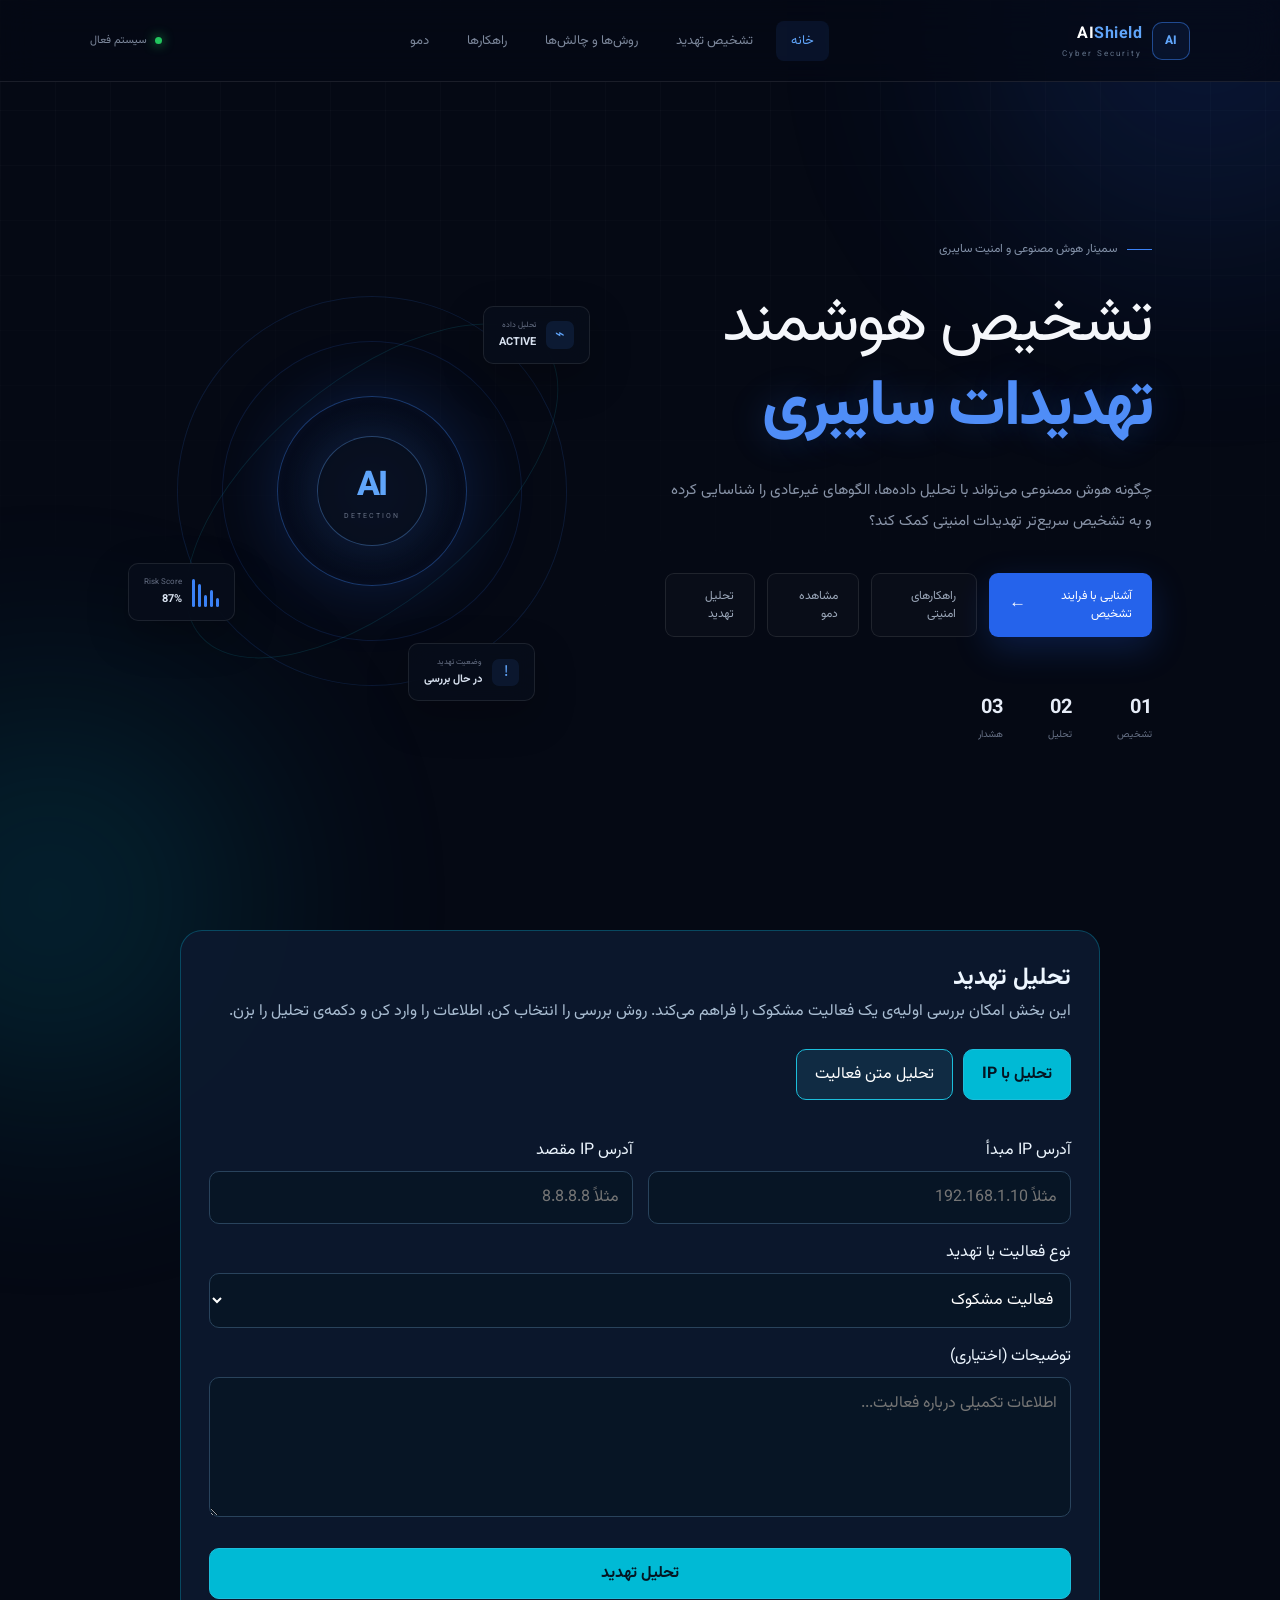
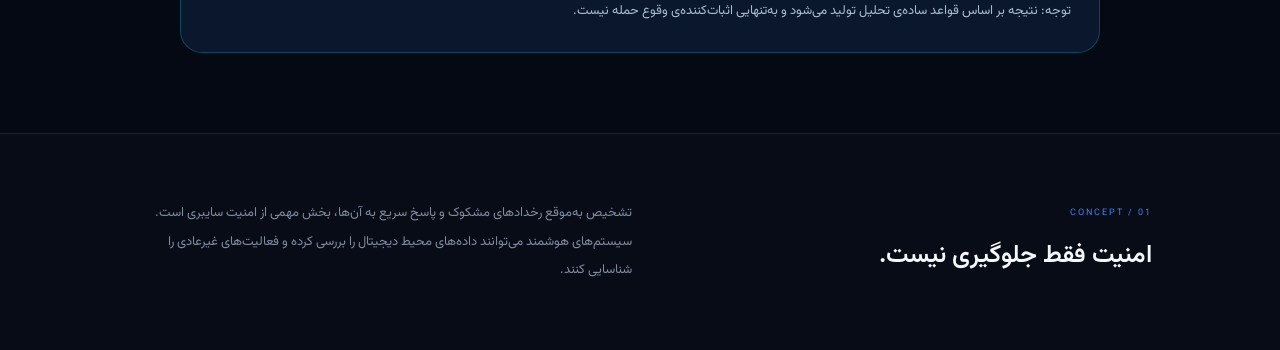
<file: docs/index.html>
<!DOCTYPE html>
<html lang="fa" dir="rtl">
<head>
    <meta charset="UTF-8">
    <meta name="viewport" content="width=device-width, initial-scale=1.0">
    <meta name="description" content="AI Shield؛ هوش مصنوعی و امنیت سایبری، همراه با امکان بررسی اولیه ریسک تهدیدات">
    <title>AI Shield | هوش مصنوعی در امنیت سایبری</title>

    <link rel="preconnect" href="https://fonts.googleapis.com">
    <link rel="preconnect" href="https://fonts.gstatic.com" crossorigin>
    <link href="https://fonts.googleapis.com/css2?family=Vazirmatn:wght@300;400;500;600;700;800&display=swap" rel="stylesheet">
    <link rel="stylesheet" href="style.css">

    <style>
        .analysis-section {
            width: min(920px, 92%);
            margin: 30px auto 80px;
            padding: 28px;
            background: rgba(12, 25, 46, .94);
            border: 1px solid rgba(0, 220, 255, .25);
            border-radius: 22px;
            color: #edf6ff;
            box-sizing: border-box;
        }

        .analysis-section h2 { margin-top: 0; }
        .analysis-section p { color: #a9bdd2; line-height: 1.9; }
        .analysis-tabs { display: flex; gap: 10px; flex-wrap: wrap; margin: 22px 0; }

        .analysis-tabs button, .analyze-button {
            border: 1px solid #1cbedb;
            background: #102b43;
            color: white;
            padding: 12px 18px;
            border-radius: 10px;
            font: inherit;
            cursor: pointer;
        }

        .analysis-tabs button.active, .analyze-button {
            background: #00bad5;
            color: #041522;
            font-weight: 700;
        }

        .analysis-section label { display: block; margin: 16px 0 8px; }

        .analysis-section input,
        .analysis-section textarea,
        .analysis-section select {
            width: 100%;
            box-sizing: border-box;
            background: #071525;
            color: white;
            border: 1px solid #29435c;
            border-radius: 10px;
            padding: 13px;
            font: inherit;
        }

        .analysis-section textarea { min-height: 140px; resize: vertical; }
        .analysis-fields { display: grid; grid-template-columns: 1fr 1fr; gap: 15px; }
        .analysis-fields > div { min-width: 0; }
        .analyze-button { width: 100%; margin-top: 22px; }
        .analyze-button:disabled { opacity: .6; cursor: wait; }

        #analysis-result {
            display: none;
            margin-top: 24px;
            padding: 20px;
            background: #071525;
            border-radius: 14px;
            border: 1px solid #29435c;
            overflow-wrap: anywhere;
        }

        #analysis-result h3 { color: #00d5ee; }
        #analysis-result p { white-space: pre-wrap; }
        .analysis-notice { font-size: 13px; }

        @media (max-width: 600px) {
            .analysis-fields { grid-template-columns: 1fr; }
            .analysis-section { padding: 19px; }
            .analysis-tabs button { flex: 1; }
        }
    </style>
</head>

<body>
    <div class="background-grid"></div>
    <div class="glow glow-1"></div>
    <div class="glow glow-2"></div>

    <header class="navbar">
        <a href="index.html" class="logo">
            <div class="logo-mark">AI</div>
            <div>
                <strong>AI<span>Shield</span></strong>
                <small>Cyber Security</small>
            </div>
        </a>

        <nav>
            <a href="index.html" class="active">خانه</a>
            <a href="detection.html">تشخیص تهدید</a>
            <a href="methodes.html">روش‌ها و چالش‌ها</a>
            <a href="solutions.html">راهکارها</a>
            <a href="demo.html">دمو</a>
        </nav>

        <div class="nav-status">
            <i></i>
            سیستم فعال
        </div>
    </header>

    <main class="hero">
        <section class="hero-content">
            <div class="eyebrow">
                <span></span>
                سمینار هوش مصنوعی و امنیت سایبری
            </div>

            <h1>
                تشخیص هوشمند
                <br>
                <strong>تهدیدات سایبری</strong>
            </h1>

            <p>
                چگونه هوش مصنوعی می‌تواند با تحلیل داده‌ها،
                الگوهای غیرعادی را شناسایی کرده و به تشخیص
                سریع‌تر تهدیدات امنیتی کمک کند؟
            </p>

            <div class="hero-buttons">
                <a href="detection.html" class="btn-primary">
                    آشنایی با فرایند تشخیص
                    <span>←</span>
                </a>

                <a href="solutions.html" class="btn-outline">
                    راهکارهای امنیتی
                </a>

                <a href="demo.html" class="btn-outline">
                    مشاهده دمو
                </a>

                <a href="#threat-analysis" class="btn-outline">
                    تحلیل تهدید
                </a>
            </div>

            <div class="hero-info">
                <div>
                    <strong>01</strong>
                    <span>تشخیص</span>
                </div>
                <div>
                    <strong>02</strong>
                    <span>تحلیل</span>
                </div>
                <div>
                    <strong>03</strong>
                    <span>هشدار</span>
                </div>
            </div>
        </section>

        <section class="hero-graphic" aria-label="نمایش گرافیکی امنیت سایبری">
            <div class="orbital orbital-1"></div>
            <div class="orbital orbital-2"></div>
            <div class="orbital orbital-3"></div>

            <div class="core">
                <div class="core-inner">
                    <span>AI</span>
                    <small>DETECTION</small>
                </div>
            </div>

            <div class="data-card card-top">
                <span class="card-icon">⌁</span>
                <div>
                    <small>تحلیل داده</small>
                    <strong>ACTIVE</strong>
                </div>
            </div>

            <div class="data-card card-right">
                <div class="mini-chart">
                    <span></span><span></span><span></span><span></span><span></span>
                </div>
                <div>
                    <small>Risk Score</small>
                    <strong>87%</strong>
                </div>
            </div>

            <div class="data-card card-bottom">
                <span class="alert-icon">!</span>
                <div>
                    <small>وضعیت تهدید</small>
                    <strong>در حال بررسی</strong>
                </div>
            </div>
        </section>
    </main>

    <section class="analysis-section" id="threat-analysis">
        <h2>تحلیل تهدید</h2>
        <p>
            این بخش امکان بررسی اولیه‌ی یک فعالیت مشکوک را فراهم می‌کند.
            روش بررسی را انتخاب کن، اطلاعات را وارد کن و دکمه‌ی تحلیل را بزن.
        </p>

        <div class="analysis-tabs">
            <button type="button" class="active" id="ip-tab">تحلیل با IP</button>
            <button type="button" id="text-tab">تحلیل متن فعالیت</button>
        </div>

        <form id="analysis-form">
            <div id="ip-fields">
                <div class="analysis-fields">
                    <div>
                        <label for="source-ip">آدرس IP مبدأ</label>
                        <input id="source-ip" type="text" placeholder="مثلاً 192.168.1.10">
                    </div>

                    <div>
                        <label for="destination-ip">آدرس IP مقصد</label>
                        <input id="destination-ip" type="text" placeholder="مثلاً 8.8.8.8">
                    </div>
                </div>

                <label for="threat-type">نوع فعالیت یا تهدید</label>
                <select id="threat-type">
                    <option value="Suspicious Activity">فعالیت مشکوک</option>
                    <option value="Port Scan">اسکن پورت</option>
                    <option value="Malware">بدافزار</option>
                    <option value="Unauthorized Access">دسترسی غیرمجاز</option>
                    <option value="Ransomware">باج‌افزار</option>
                    <option value="Other">سایر</option>
                </select>

                <label for="ip-description">توضیحات (اختیاری)</label>
                <textarea id="ip-description" placeholder="اطلاعات تکمیلی درباره فعالیت..."></textarea>
            </div>

            <div id="text-fields" hidden>
                <label for="activity-text">متن فعالیت یا گزارش مشکوک</label>
                <textarea id="activity-text" placeholder="متن گزارش یا فعالیت را وارد کن؛ حداقل ۱۰ نویسه."></textarea>
            </div>

            <button class="analyze-button" id="analyze-button" type="submit">
                تحلیل تهدید
            </button>
        </form>

        <div id="analysis-result" aria-live="polite">
            <h3>نتیجه تحلیل</h3>
            <p id="result-message"></p>
            <p id="result-details"></p>
        </div>

        <p class="analysis-notice">
            توجه: نتیجه بر اساس قواعد ساده‌ی تحلیل تولید می‌شود و به‌تنهایی اثبات‌کننده‌ی وقوع حمله نیست.
        </p>
    </section>

    <section class="concept">
        <div class="concept-title">
            <span>01 / CONCEPT</span>
            <h2>امنیت فقط جلوگیری نیست.</h2>
        </div>

        <p>
            تشخیص به‌موقع رخدادهای مشکوک و پاسخ سریع به آن‌ها،
            بخش مهمی از امنیت سایبری است. سیستم‌های هوشمند
            می‌توانند داده‌های محیط دیجیتال را بررسی کرده و
            فعالیت‌های غیرعادی را شناسایی کنند.
        </p>
    </section>

    <script>
    (() => {
        const API_BASE = "https://ai-shield-1-y5ol.onrender.com/api";

        const ipTab = document.getElementById("ip-tab");
        const textTab = document.getElementById("text-tab");
        const ipFields = document.getElementById("ip-fields");
        const textFields = document.getElementById("text-fields");
        const form = document.getElementById("analysis-form");
        const button = document.getElementById("analyze-button");
        const result = document.getElementById("analysis-result");
        const resultMessage = document.getElementById("result-message");
        const resultDetails = document.getElementById("result-details");

        let mode = "ip";

        function setMode(nextMode) {
            mode = nextMode;
            ipFields.hidden = mode !== "ip";
            textFields.hidden = mode !== "text";

            ipTab.classList.toggle("active", mode === "ip");
            textTab.classList.toggle("active", mode === "text");

            result.style.display = "none";
        }

        ipTab.addEventListener("click", () => setMode("ip"));
        textTab.addEventListener("click", () => setMode("text"));

        form.addEventListener("submit", async (event) => {
            event.preventDefault();

            const payload = { mode };

            if (mode === "ip") {
                payload.source_ip = document.getElementById("source-ip").value.trim();
                payload.destination_ip = document.getElementById("destination-ip").value.trim();
                payload.threat_type = document.getElementById("threat-type").value;
                payload.description = document.getElementById("ip-description").value.trim();

                if (!payload.source_ip || !payload.destination_ip) {
                    showError("لطفاً IP مبدأ و مقصد را وارد کن.");
                    return;
                }
            } else {
                payload.description = document.getElementById("activity-text").value.trim();

                if (payload.description.length < 10) {
                    showError("متن باید حداقل ۱۰ نویسه داشته باشد.");
                    return;
                }
            }

            button.disabled = true;
            button.textContent = "در حال تحلیل...";
            result.style.display = "block";
            resultMessage.textContent = "در حال ارسال اطلاعات برای تحلیل...";
            resultDetails.textContent = "";

            try {
                const response = await fetch(`${API_BASE}/alerts/`, {
                    method: "POST",
                    headers: {
                        "Content-Type": "application/json"
                    },
                    body: JSON.stringify(payload)
                });

                const data = await response.json().catch(() => ({}));

                if (!response.ok) {
                    const detail = data.detail || data.error || data.message;

                    throw new Error(
                        typeof detail === "string"
                            ? detail
                            : "سرور درخواست را نپذیرفت. وضعیت: " + response.status
                    );
                }

                resultMessage.textContent =
                    `نوع تهدید: ${data.threat_type || payload.threat_type || "تحلیل متن"}\n` +
                    `امتیاز ریسک: ${data.risk_score ?? "نامشخص"} از ۱۰۰\n` +
                    `شدت: ${data.severity || "نامشخص"}`;

                resultDetails.textContent =
                    `تحلیل: ${data.analysis || "تحلیل تکمیل شد."}\n` +
                    `پیشنهاد: ${data.recommendation || "اطلاعات بیشتری در پاسخ سرور وجود ندارد."}`;

            } catch (error) {
                showError(
                    "تحلیل انجام نشد: " + error.message +
                    "\nاگر سرور تازه بیدار شده، چند لحظه بعد دوباره امتحان کن."
                );
            } finally {
                button.disabled = false;
                button.textContent = "تحلیل تهدید";
            }
        });

        function showError(message) {
            result.style.display = "block";
            resultMessage.textContent = message;
            resultDetails.textContent = "";
        }
    })();
    </script>

    <script src="script.js"></script>
</body>
</html>
</file>
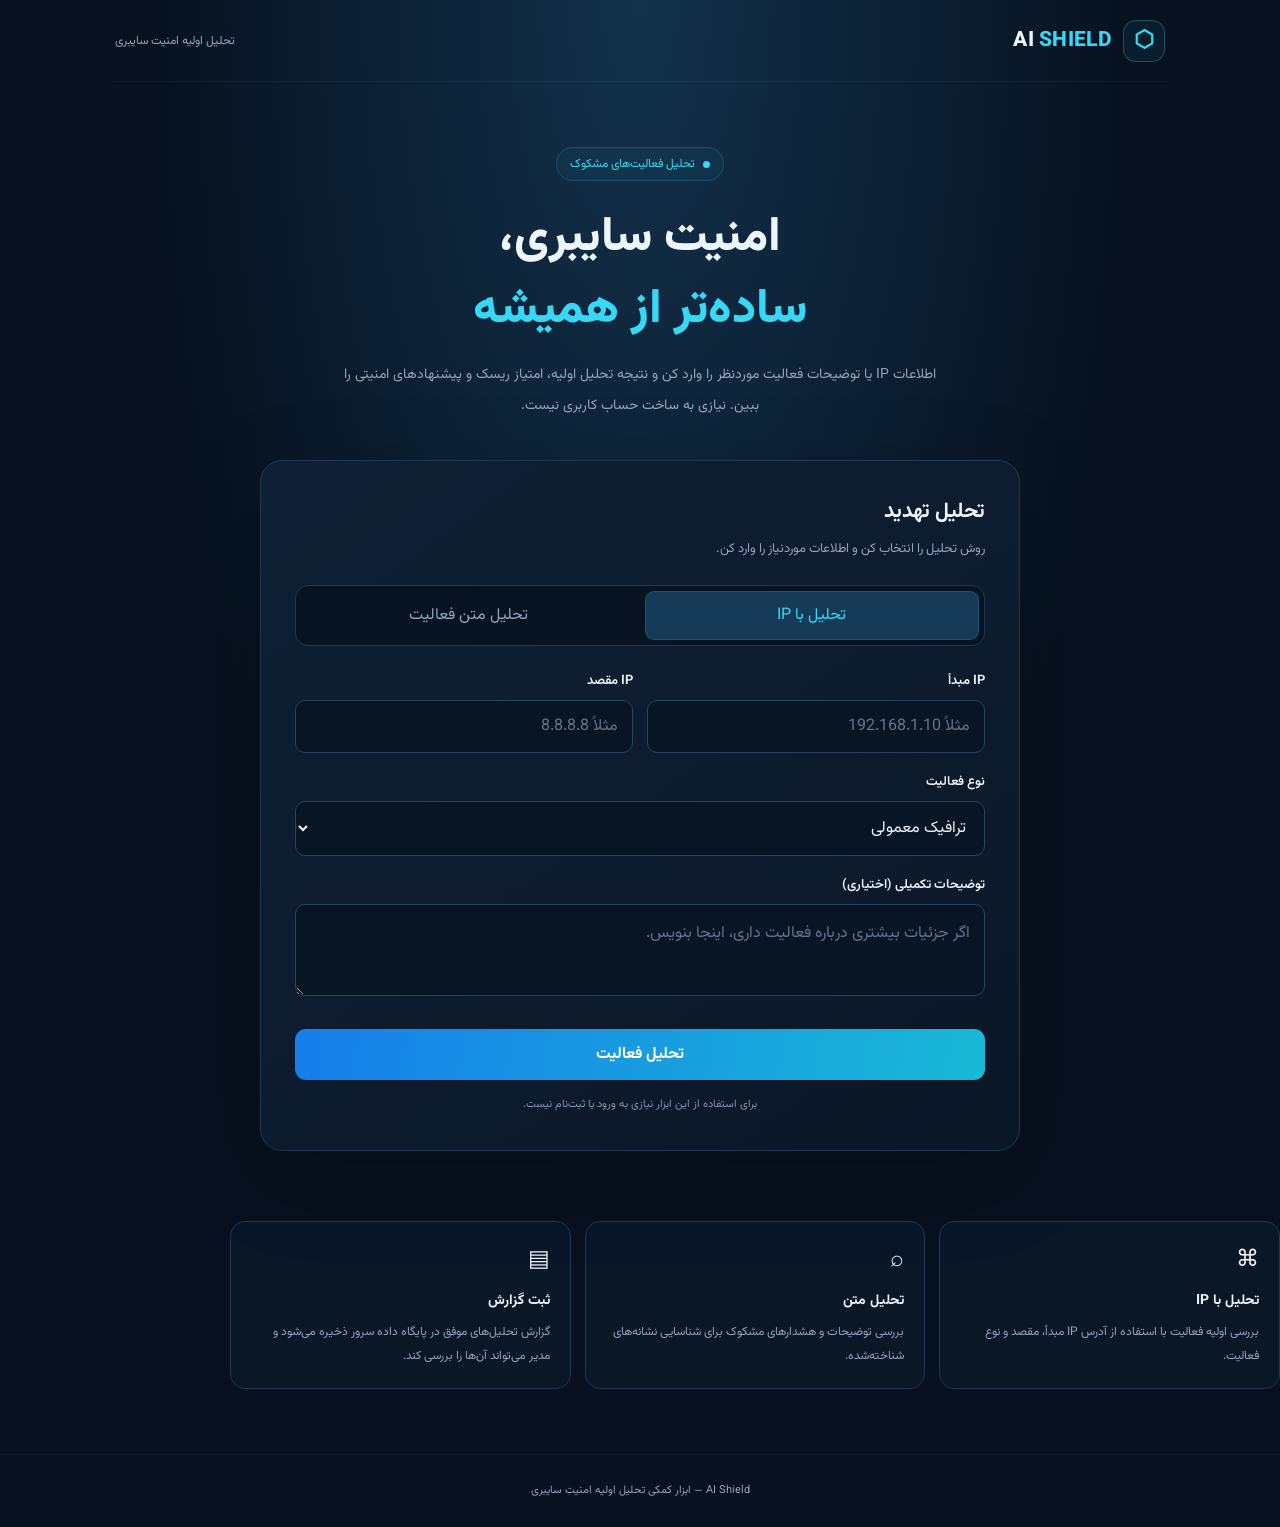
<file: frontend/index.html>
<!DOCTYPE html>
<html lang="fa" dir="rtl">
<head>
    <meta charset="UTF-8">
    <meta name="viewport" content="width=device-width, initial-scale=1.0">
    <meta name="theme-color" content="#07111f">
    <title>AI Shield | تحلیل تهدیدات سایبری</title>
    <meta name="description" content="تحلیل اولیه فعالیت‌های مشکوک سایبری با استفاده از IP یا توضیحات فعالیت.">

    <link href="https://fonts.googleapis.com/css2?family=Vazirmatn:wght@400;500;600;700;800&display=swap" rel="stylesheet">

    <style>
        * { box-sizing: border-box; }

        :root {
            --bg: #07111f;
            --panel: #0d1b2d;
            --border: #203750;
            --cyan: #36d9f5;
            --blue: #168bff;
            --text: #edf5ff;
            --muted: #91a5bd;
        }

        html { scroll-behavior: smooth; }

        body {
            margin: 0;
            background:
                radial-gradient(ellipse at 50% 0%, #12314b 0%, transparent 55%),
                var(--bg);
            color: var(--text);
            font-family: "Vazirmatn", sans-serif;
            min-height: 100vh;
        }

        button, input, textarea, select { font: inherit; }

        .container {
            width: min(1050px, calc(100% - 36px));
            margin: auto;
        }

        header {
            min-height: 82px;
            display: flex;
            justify-content: space-between;
            align-items: center;
            gap: 20px;
            border-bottom: 1px solid #ffffff0c;
        }

        .brand {
            display: flex;
            align-items: center;
            gap: 11px;
            font-size: 21px;
            font-weight: 800;
            letter-spacing: .3px;
        }

        .brand-icon {
            width: 42px;
            height: 42px;
            display: grid;
            place-items: center;
            border: 1px solid #36d9f54a;
            border-radius: 13px;
            background: #36d9f510;
            color: var(--cyan);
            font-size: 23px;
        }

        .brand span { color: var(--cyan); }

        .header-note {
            color: var(--muted);
            font-size: 12px;
        }

        .hero {
            text-align: center;
            padding: 65px 0 38px;
        }

        .eyebrow {
            display: inline-flex;
            align-items: center;
            gap: 8px;
            border: 1px solid #36d9f52e;
            border-radius: 100px;
            padding: 7px 13px;
            color: var(--cyan);
            background: #36d9f50b;
            font-size: 12px;
        }

        .dot {
            width: 7px;
            height: 7px;
            border-radius: 50%;
            background: var(--cyan);
        }

        h1 {
            margin: 22px 0 13px;
            font-size: clamp(30px, 5vw, 48px);
            line-height: 1.5;
            font-weight: 800;
        }

        h1 span {
            color: var(--cyan);
        }

        .hero p {
            max-width: 620px;
            margin: auto;
            color: var(--muted);
            font-size: 14px;
            line-height: 2.2;
        }

        .analysis-section {
            max-width: 760px;
            margin: 0 auto 70px;
            scroll-margin-top: 24px;
        }

        .panel {
            padding: clamp(20px, 4vw, 34px);
            border: 1px solid var(--border);
            border-radius: 22px;
            background: linear-gradient(145deg, #0f2034, #0a1727);
            box-shadow: 0 25px 90px #0003;
        }

        .panel-heading {
            margin-bottom: 23px;
        }

        .panel-heading h2 {
            margin: 0 0 8px;
            font-size: 21px;
        }

        .panel-heading p {
            margin: 0;
            color: var(--muted);
            font-size: 13px;
            line-height: 2;
        }

        .tabs {
            display: grid;
            grid-template-columns: 1fr 1fr;
            gap: 9px;
            padding: 5px;
            margin-bottom: 25px;
            border: 1px solid #203750;
            border-radius: 13px;
            background: #071321;
        }

        .tab {
            padding: 12px 8px;
            border: 0;
            border-radius: 9px;
            background: transparent;
            color: var(--muted);
            cursor: pointer;
            transition: .2s;
        }

        .tab.active {
            background: #153b58;
            color: var(--cyan);
            box-shadow: inset 0 0 0 1px #36d9f528;
        }

        .field { margin-bottom: 19px; }

        label {
            display: block;
            margin-bottom: 9px;
            font-size: 13px;
            font-weight: 600;
        }

        input, textarea, select {
            width: 100%;
            padding: 13px 14px;
            border: 1px solid #29435d;
            border-radius: 10px;
            outline: none;
            background: #071525;
            color: var(--text);
            transition: border-color .2s;
        }

        input:focus, textarea:focus, select:focus {
            border-color: var(--cyan);
        }

        input::placeholder, textarea::placeholder {
            color: #60758c;
        }

        textarea {
            min-height: 145px;
            resize: vertical;
            line-height: 2;
        }

        .field-hint {
            display: block;
            margin-top: 7px;
            color: #8197af;
            font-size: 11px;
            line-height: 1.9;
        }

        .two-columns {
            display: grid;
            grid-template-columns: 1fr 1fr;
            gap: 14px;
        }

        .analyze-btn {
            width: 100%;
            min-height: 51px;
            margin-top: 5px;
            border: 0;
            border-radius: 11px;
            background: linear-gradient(100deg, #167eea, #19b9d6);
            color: white;
            font-weight: 700;
            cursor: pointer;
            transition: opacity .2s, transform .2s;
        }

        .analyze-btn:hover:not(:disabled) {
            transform: translateY(-1px);
        }

        .analyze-btn:disabled {
            opacity: .6;
            cursor: wait;
        }

        .privacy-note {
            margin: 14px 0 0;
            color: #8197af;
            text-align: center;
            font-size: 11px;
            line-height: 2;
        }

        #message {
            display: none;
            margin-top: 20px;
            padding: 14px;
            border-radius: 11px;
            font-size: 13px;
            line-height: 2;
            overflow-wrap: anywhere;
        }

        #message.show { display: block; }
        #message.error { background: #351824; color: #ffabb7; }
        #message.info { background: #132c43; color: #a9dfff; }

        #result {
            display: none;
            margin-top: 22px;
            border: 1px solid var(--border);
            border-radius: 16px;
            overflow: hidden;
        }

        #result.show { display: block; }

        .result-top {
            display: flex;
            justify-content: space-between;
            align-items: center;
            flex-wrap: wrap;
            gap: 15px;
            padding: 20px;
            background: #10253a;
        }

        .result-label {
            color: var(--muted);
            font-size: 12px;
        }

        .score {
            margin-top: 5px;
            font-size: 35px;
            font-weight: 800;
        }

        .score small {
            color: var(--muted);
            font-size: 13px;
            font-weight: 400;
        }

        .severity {
            display: inline-block;
            padding: 8px 13px;
            border-radius: 8px;
            background: #26394c;
            font-size: 13px;
            font-weight: 700;
        }

        .severity.low { color: #72e2b2; background: #12372f; }
        .severity.medium { color: #ffd37b; background: #45361d; }
        .severity.high, .severity.critical { color: #ffabb7; background: #48232d; }

        .result-body { padding: 20px; }

        .result-item { margin-bottom: 19px; }
        .result-item:last-child { margin-bottom: 0; }

        .result-item h3 {
            margin: 0 0 7px;
            font-size: 13px;
            color: var(--cyan);
        }

        .result-item p {
            margin: 0;
            color: #d3dfed;
            font-size: 13px;
            line-height: 2.2;
            white-space: pre-wrap;
            overflow-wrap: anywhere;
        }

        .disclaimer {
            padding: 13px;
            border-radius: 10px;
            background: #ffffff06;
            color: var(--muted);
            font-size: 11px;
            line-height: 2;
        }

        .features {
            display: grid;
            grid-template-columns: repeat(3, 1fr);
            gap: 14px;
            margin: 0 0 65px;
        }

        .feature {
            padding: 20px;
            border: 1px solid #203750;
            border-radius: 15px;
            background: #0d1b2d99;
        }

        .feature-icon {
            font-size: 23px;
            margin-bottom: 12px;
        }

        .feature h3 {
            margin: 0 0 8px;
            font-size: 14px;
        }

        .feature p {
            margin: 0;
            color: var(--muted);
            font-size: 12px;
            line-height: 2;
        }

        footer {
            padding: 25px 0;
            border-top: 1px solid #ffffff0c;
            color: var(--muted);
            text-align: center;
            font-size: 11px;
            line-height: 2;
        }

        [hidden] { display: none !important; }

        @media (max-width: 600px) {
            header { min-height: 72px; }
            .header-note { display: none; }
            .hero { padding: 45px 0 30px; }
            .two-columns, .features { grid-template-columns: 1fr; }
            .features { gap: 10px; }
            .panel { border-radius: 16px; }
            .tabs button { font-size: 12px; }
        }
    </style>
</head>

<body>
    <header class="container">
        <div class="brand">
            <div class="brand-icon" aria-hidden="true">⬡</div>
            <div>AI <span>SHIELD</span></div>
        </div>
        <div class="header-note">تحلیل اولیه امنیت سایبری</div>
    </header>

    <main>
        <section class="hero container">
            <div class="eyebrow">
                <span class="dot"></span>
                تحلیل فعالیت‌های مشکوک
            </div>

            <h1>
                امنیت سایبری،<br>
                <span>ساده‌تر از همیشه</span>
            </h1>

            <p>
                اطلاعات IP یا توضیحات فعالیت موردنظر را وارد کن و
                نتیجه تحلیل اولیه، امتیاز ریسک و پیشنهادهای امنیتی را ببین.
                نیازی به ساخت حساب کاربری نیست.
            </p>
        </section>

        <section class="analysis-section container" id="analysis">
            <div class="panel">
                <div class="panel-heading">
                    <h2>تحلیل تهدید</h2>
                    <p>روش تحلیل را انتخاب کن و اطلاعات موردنیاز را وارد کن.</p>
                </div>

                <div class="tabs" role="tablist" aria-label="روش تحلیل">
                    <button class="tab active" id="ipTab" type="button"
                            role="tab" aria-selected="true">
                        تحلیل با IP
                    </button>
                    <button class="tab" id="textTab" type="button"
                            role="tab" aria-selected="false">
                        تحلیل متن فعالیت
                    </button>
                </div>

                <form id="analysisForm">
                    <div id="ipFields">
                        <div class="two-columns">
                            <div class="field">
                                <label for="sourceIp">IP مبدأ</label>
                                <input id="sourceIp" type="text"
                                       placeholder="مثلاً 192.168.1.10"
                                       autocomplete="off">
                            </div>

                            <div class="field">
                                <label for="destinationIp">IP مقصد</label>
                                <input id="destinationIp" type="text"
                                       placeholder="مثلاً 8.8.8.8"
                                       autocomplete="off">
                            </div>
                        </div>

                        <div class="field">
                            <label for="threatType">نوع فعالیت</label>
                            <select id="threatType">
                                <option value="Normal Traffic">ترافیک معمولی</option>
                                <option value="Suspicious Activity">فعالیت مشکوک</option>
                                <option value="Port Scan">اسکن پورت</option>
                                <option value="Network Scan">اسکن شبکه</option>
                                <option value="Malware">بدافزار</option>
                                <option value="Unauthorized Access">دسترسی غیرمجاز</option>
                                <option value="Ransomware">باج‌افزار</option>
                                <option value="Zero-day">آسیب‌پذیری روز صفر</option>
                            </select>
                        </div>

                        <div class="field">
                            <label for="ipDescription">توضیحات تکمیلی (اختیاری)</label>
                            <textarea id="ipDescription"
                                      placeholder="اگر جزئیات بیشتری درباره فعالیت داری، اینجا بنویس."
                                      style="min-height: 90px"></textarea>
                        </div>
                    </div>

                    <div id="textFields" hidden>
                        <div class="field">
                            <label for="activityText">توضیحات فعالیت</label>
                            <textarea id="activityText" maxlength="5000"
                                      placeholder="فعالیت، هشدار یا متن مشکوک را اینجا وارد کن..."></textarea>
                            <span class="field-hint">
                                حداقل ۱۰ و حداکثر ۵۰۰۰ نویسه. رمز عبور یا اطلاعات شخصی حساس وارد نکن.
                            </span>
                        </div>
                    </div>

                    <button class="analyze-btn" id="analyzeBtn" type="submit">
                        تحلیل فعالیت
                    </button>

                    <p class="privacy-note">
                        برای استفاده از این ابزار نیازی به ورود یا ثبت‌نام نیست.
                    </p>
                </form>

                <div id="message" role="status" aria-live="polite"></div>

                <section id="result" aria-live="polite">
                    <div class="result-top">
                        <div>
                            <div class="result-label">امتیاز ریسک</div>
                            <div class="score">
                                <span id="riskScore">—</span>
                                <small>از ۱۰۰</small>
                            </div>
                        </div>
                        <div>
                            <div class="result-label" style="margin-bottom:8px">
                                سطح ریسک
                            </div>
                            <span class="severity" id="severity">—</span>
                        </div>
                    </div>

                    <div class="result-body">
                        <div class="result-item">
                            <h3>نتیجه تحلیل</h3>
                            <p id="analysisText"></p>
                        </div>

                        <div class="result-item">
                            <h3>پیشنهاد امنیتی</h3>
                            <p id="recommendationText"></p>
                        </div>

                        <div class="disclaimer">
                            این نتیجه بر اساس قوانین و کلمات کلیدی نسخه فعلی تولید شده
                            و به‌تنهایی اثبات‌کننده وقوع حمله یا امن بودن سیستم نیست.
                        </div>
                    </div>
                </section>
            </div>
        </section>

        <section class="features container">
            <article class="feature">
                <div class="feature-icon" aria-hidden="true">⌘</div>
                <h3>تحلیل با IP</h3>
                <p>بررسی اولیه فعالیت با استفاده از آدرس IP مبدأ، مقصد و نوع فعالیت.</p>
            </article>

            <article class="feature">
                <div class="feature-icon" aria-hidden="true">⌕</div>
                <h3>تحلیل متن</h3>
                <p>بررسی توضیحات و هشدارهای مشکوک برای شناسایی نشانه‌های شناخته‌شده.</p>
            </article>

            <article class="feature">
                <div class="feature-icon" aria-hidden="true">▤</div>
                <h3>ثبت گزارش</h3>
                <p>گزارش تحلیل‌های موفق در پایگاه داده سرور ذخیره می‌شود و مدیر می‌تواند آن‌ها را بررسی کند.</p>
            </article>
        </section>
    </main>

    <footer>
        <div class="container">
            AI Shield — ابزار کمکی تحلیل اولیه امنیت سایبری
        </div>
    </footer>

    <script>
        const API_BASE = (
            location.hostname === "localhost" ||
            location.hostname === "127.0.0.1"
        )
            ? "http://127.0.0.1:8000/api"
            : "https://ai-shield-1-y5ol.onrender.com/api";

        const form = document.getElementById("analysisForm");
        const ipTab = document.getElementById("ipTab");
        const textTab = document.getElementById("textTab");
        const ipFields = document.getElementById("ipFields");
        const textFields = document.getElementById("textFields");
        const analyzeBtn = document.getElementById("analyzeBtn");
        const message = document.getElementById("message");
        const result = document.getElementById("result");

        let mode = "ip";
        let busy = false;

        function setMode(nextMode) {
            if (busy) return;

            mode = nextMode;
            const isIp = mode === "ip";

            ipFields.hidden = !isIp;
            textFields.hidden = isIp;

            ipTab.classList.toggle("active", isIp);
            textTab.classList.toggle("active", !isIp);

            ipTab.setAttribute("aria-selected", String(isIp));
            textTab.setAttribute("aria-selected", String(!isIp));

            document.getElementById("sourceIp").required = isIp;
            document.getElementById("destinationIp").required = isIp;
            document.getElementById("activityText").required = !isIp;

            message.className = "";
            message.textContent = "";
            result.classList.remove("show");
        }

        ipTab.addEventListener("click", () => setMode("ip"));
        textTab.addEventListener("click", () => setMode("text"));

        function showError(text) {
            message.textContent = text;
            message.className = "show error";
        }

        function severityClass(value) {
            const normalized = String(value || "").toLowerCase();

            if (normalized === "low") return "low";
            if (normalized === "medium") return "medium";
            if (normalized === "high") return "high";
            if (normalized === "critical") return "critical";

            return "";
        }

        form.addEventListener("submit", async function(event) {
            event.preventDefault();

            if (busy) return;

            const payload = { mode };

            if (mode === "ip") {
                payload.source_ip = document.getElementById("sourceIp").value.trim();
                payload.destination_ip = document.getElementById("destinationIp").value.trim();
                payload.threat_type = document.getElementById("threatType").value;
                payload.description = document.getElementById("ipDescription").value.trim();
            } else {
                payload.threat_type = "Text Analysis";
                payload.description = document.getElementById("activityText").value.trim();
            }

            if (mode === "text" && payload.description.length < 10) {
                showError("لطفاً توضیحات فعالیت را با حداقل ۱۰ نویسه وارد کن.");
                return;
            }

            if (mode === "text" && payload.description.length > 5000) {
                showError("متن واردشده بیش از حد طولانی است.");
                return;
            }

            busy = true;
            analyzeBtn.disabled = true;
            analyzeBtn.textContent = "در حال تحلیل...";
            message.className = "show info";
            message.textContent = "در حال اتصال به سرور و بررسی اطلاعات...";
            result.classList.remove("show");

            try {
                const response = await fetch(API_BASE + "/alerts/", {
                    method: "POST",
                    headers: {
                        "Content-Type": "application/json",
                        "Accept": "application/json"
                    },
                    body: JSON.stringify(payload)
                });

                const data = await response.json().catch(() => ({}));

                if (!response.ok) {
                    let errorText = data.error || data.detail || data.message;

                    if (Array.isArray(errorText)) {
                        errorText = errorText.join(" ");
                    }

                    throw new Error(
                        errorText || `سرور درخواست را نپذیرفت (خطای ${response.status}).`
                    );
                }

                document.getElementById("riskScore").textContent =
                    data.risk_score ?? "—";

                const severityElement = document.getElementById("severity");
                severityElement.textContent = data.severity || "نامشخص";
                severityElement.className =
                    "severity " + severityClass(data.severity);

                document.getElementById("analysisText").textContent =
                    data.analysis || "نتیجه‌ای ارائه نشد.";

                document.getElementById("recommendationText").textContent =
                    data.recommendation || "پیشنهادی ارائه نشد.";

                message.className = "";
                message.textContent = "";
                result.classList.add("show");
                result.scrollIntoView({ behavior: "smooth", block: "nearest" });

            } catch (error) {
                showError(
                    error instanceof TypeError
                        ? "ارتباط با سرور برقرار نشد. وضعیت Render و تنظیمات CORS را بررسی کن."
                        : error.message
                );
            } finally {
                busy = false;
                analyzeBtn.disabled = false;
                analyzeBtn.textContent = "تحلیل فعالیت";
            }
        });
    </script>
</body>
</html>
</file>
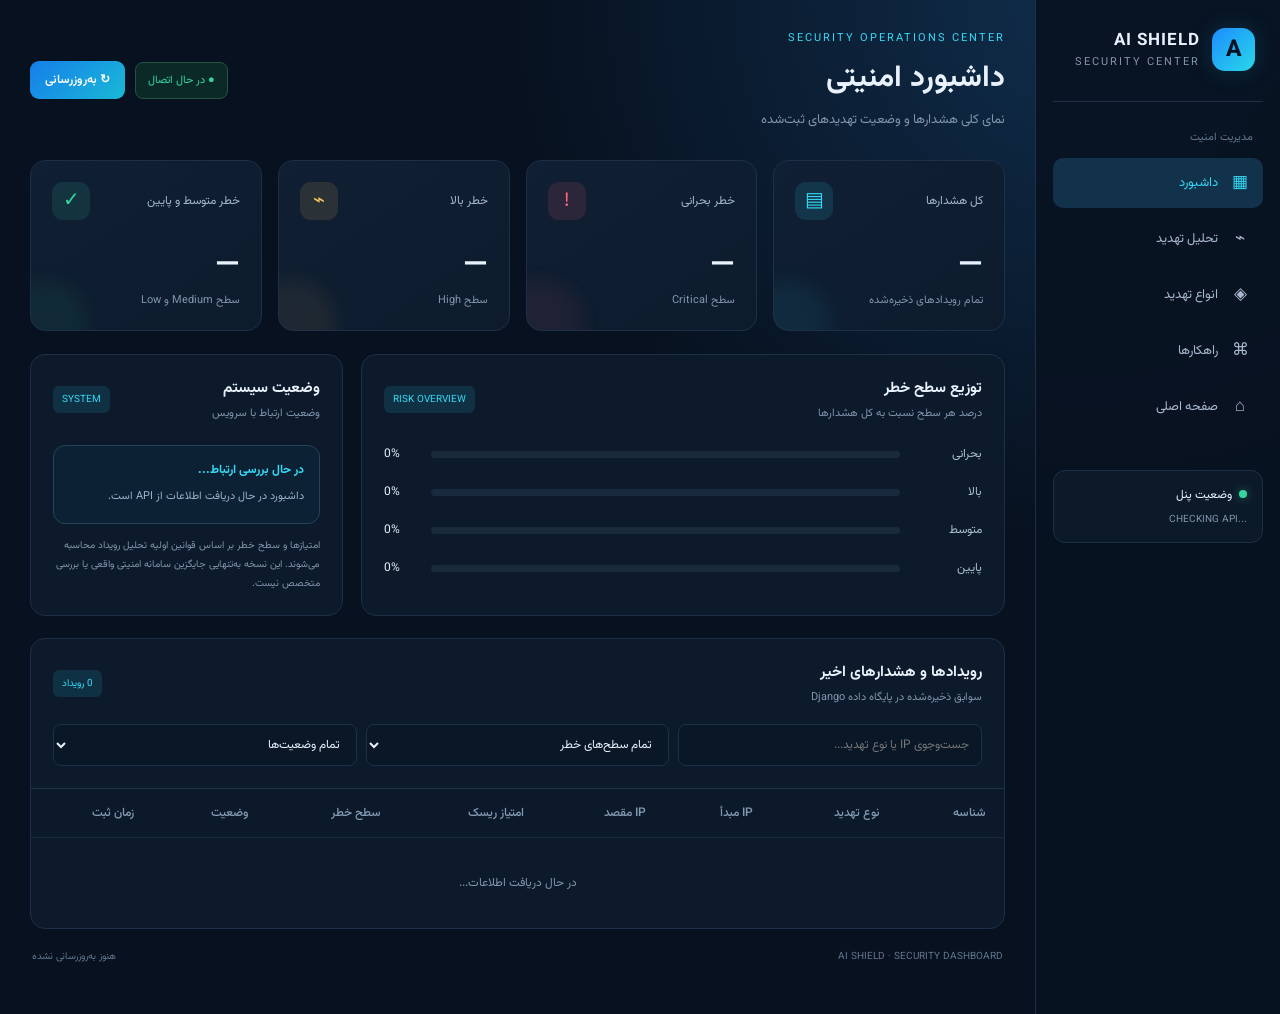
<file: docs/dashboard.html>
<!DOCTYPE html>
<html lang="fa" dir="rtl">
<head>
    <meta charset="UTF-8">
    <meta name="viewport" content="width=device-width, initial-scale=1.0">
    <title>داشبورد امنیتی | AI Shield</title>

    <link rel="preconnect" href="https://fonts.googleapis.com">
    <link href="https://fonts.googleapis.com/css2?family=Vazirmatn:wght@400;500;600;700;800&display=swap" rel="stylesheet">

    <style>
        :root {
            --bg: #07111f;
            --panel: #0d1b2d;
            --panel2: #101f33;
            --border: #1d3047;
            --text: #e8f1fc;
            --muted: #8295ad;
            --cyan: #36d9f5;
            --blue: #4b8dff;
            --green: #36d6a0;
            --yellow: #f6c65b;
            --red: #ff657c;
        }

        * {
            box-sizing: border-box;
            margin: 0;
            padding: 0;
        }

        body {
            font-family: "Vazirmatn", sans-serif;
            background:
                radial-gradient(ellipse at 85% 0%, #102d4b 0%, transparent 38%),
                var(--bg);
            color: var(--text);
            min-height: 100vh;
        }

        button, input, select {
            font: inherit;
        }

        button {
            cursor: pointer;
        }

        .layout {
            display: flex;
            min-height: 100vh;
        }

        .sidebar {
            width: 245px;
            flex-shrink: 0;
            background: rgba(8, 19, 33, .94);
            border-left: 1px solid var(--border);
            padding: 28px 17px;
        }

        .brand {
            display: flex;
            align-items: center;
            gap: 12px;
            padding: 0 8px 30px;
            border-bottom: 1px solid var(--border);
        }

        .brand-icon {
            width: 43px;
            height: 43px;
            display: grid;
            place-items: center;
            border-radius: 13px;
            background: linear-gradient(135deg, #1d8cff, #28d9e8);
            color: #061322;
            font-size: 23px;
            font-weight: 800;
            box-shadow: 0 0 25px #20c9f52b;
        }

        .brand h2 {
            font-size: 17px;
            letter-spacing: 1px;
        }

        .brand p {
            color: var(--muted);
            font-size: 11px;
            letter-spacing: 2px;
        }

        .menu-title {
            margin: 27px 10px 12px;
            color: #627991;
            font-size: 11px;
        }

        .nav-link {
            display: flex;
            align-items: center;
            gap: 12px;
            color: #a8b9ce;
            text-decoration: none;
            padding: 12px 13px;
            border-radius: 10px;
            margin-bottom: 6px;
            font-size: 13px;
            transition: .2s;
        }

        .nav-link.active,
        .nav-link:hover {
            color: var(--cyan);
            background: #12314a;
        }

        .nav-icon {
            width: 20px;
            text-align: center;
            font-size: 17px;
        }

        .sidebar-bottom {
            margin-top: 38px;
            padding: 15px;
            border: 1px solid var(--border);
            border-radius: 12px;
            background: #0c1929;
        }

        .status-dot {
            display: inline-block;
            width: 8px;
            height: 8px;
            background: var(--green);
            border-radius: 50%;
            margin-left: 7px;
            box-shadow: 0 0 10px #36d6a077;
        }

        .sidebar-bottom p {
            font-size: 12px;
        }

        .sidebar-bottom small {
            color: var(--muted);
            display: block;
            margin-top: 8px;
            font-size: 10px;
            direction: ltr;
            text-align: right;
        }

        main {
            min-width: 0;
            flex: 1;
            padding: 30px;
        }

        .topbar {
            display: flex;
            justify-content: space-between;
            align-items: center;
            gap: 18px;
            flex-wrap: wrap;
            margin-bottom: 30px;
        }

        .eyebrow {
            color: var(--cyan);
            font-size: 11px;
            letter-spacing: 2px;
            margin-bottom: 8px;
        }

        h1 {
            font-size: clamp(22px, 3vw, 30px);
            font-weight: 700;
        }

        .subtitle {
            color: var(--muted);
            font-size: 13px;
            margin-top: 8px;
        }

        .top-actions {
            display: flex;
            align-items: center;
            gap: 10px;
            flex-wrap: wrap;
        }

        .live-label {
            font-size: 11px;
            color: var(--green);
            border: 1px solid #245343;
            background: #0b2a27;
            border-radius: 8px;
            padding: 9px 12px;
        }

        .btn {
            border: 1px solid var(--border);
            background: var(--panel2);
            color: var(--text);
            padding: 10px 15px;
            border-radius: 9px;
            font-size: 12px;
            transition: .2s;
        }

        .btn:hover {
            border-color: var(--cyan);
            color: var(--cyan);
        }

        .btn.primary {
            background: linear-gradient(135deg, #167eea, #19b9d6);
            border: 0;
            color: #fff;
            font-weight: 600;
        }

        .stats {
            display: grid;
            grid-template-columns: repeat(4, minmax(0, 1fr));
            gap: 16px;
            margin-bottom: 23px;
        }

        .stat-card {
            position: relative;
            overflow: hidden;
            background: linear-gradient(145deg, var(--panel2), var(--panel));
            border: 1px solid var(--border);
            border-radius: 15px;
            padding: 21px;
        }

        .stat-card::after {
            content: "";
            position: absolute;
            width: 85px;
            height: 85px;
            left: -28px;
            bottom: -35px;
            border-radius: 50%;
            background: var(--glow, #36d9f5);
            opacity: .07;
            filter: blur(10px);
        }

        .stat-head {
            display: flex;
            align-items: center;
            justify-content: space-between;
            gap: 8px;
        }

        .stat-label {
            font-size: 12px;
            color: #a4b6cb;
        }

        .stat-icon {
            display: grid;
            place-items: center;
            width: 38px;
            height: 38px;
            border-radius: 11px;
            color: var(--glow);
            background: color-mix(in srgb, var(--glow) 12%, transparent);
            font-size: 20px;
        }

        .stat-number {
            font-size: 32px;
            font-weight: 700;
            margin-top: 18px;
            direction: ltr;
            text-align: right;
        }

        .stat-foot {
            font-size: 11px;
            color: var(--muted);
            margin-top: 4px;
        }

        .content-grid {
            display: grid;
            grid-template-columns: minmax(0, 1.65fr) minmax(250px, .8fr);
            gap: 18px;
            margin-bottom: 22px;
        }

        .panel {
            min-width: 0;
            border: 1px solid var(--border);
            border-radius: 15px;
            background: rgba(13, 27, 45, .9);
            padding: 22px;
        }

        .panel-heading {
            display: flex;
            justify-content: space-between;
            align-items: center;
            gap: 12px;
            margin-bottom: 23px;
        }

        .panel-heading h2 {
            font-size: 15px;
        }

        .panel-heading p {
            font-size: 11px;
            color: var(--muted);
            margin-top: 5px;
        }

        .mini-tag {
            font-size: 10px;
            color: var(--cyan);
            background: #103044;
            border-radius: 6px;
            padding: 6px 9px;
            white-space: nowrap;
        }

        .risk-list {
            display: flex;
            flex-direction: column;
            gap: 20px;
        }

        .risk-row {
            display: grid;
            grid-template-columns: 70px 1fr 35px;
            align-items: center;
            gap: 12px;
            font-size: 12px;
        }

        .risk-row .risk-name {
            color: #aebed0;
        }

        .track {
            height: 7px;
            border-radius: 20px;
            background: #1a2a3d;
            overflow: hidden;
        }

        .bar {
            height: 100%;
            width: 0;
            border-radius: 20px;
            transition: width .5s;
        }

        .risk-value {
            text-align: left;
            direction: ltr;
            font-size: 12px;
        }

        .insight {
            border: 1px solid #254459;
            border-radius: 12px;
            padding: 15px;
            background: #0c2234;
            margin-bottom: 12px;
        }

        .insight h3 {
            color: var(--cyan);
            font-size: 12px;
            margin-bottom: 7px;
        }

        .insight p {
            font-size: 11px;
            line-height: 2;
            color: #9fb2c8;
        }

        .note {
            color: var(--muted);
            font-size: 10px;
            line-height: 1.9;
        }

        .table-panel {
            padding: 0;
            overflow: hidden;
        }

        .table-top {
            padding: 22px;
            border-bottom: 1px solid var(--border);
        }

        .filters {
            display: flex;
            gap: 9px;
            flex-wrap: wrap;
            margin-top: 18px;
        }

        .filters input,
        .filters select {
            min-width: 150px;
            flex: 1;
            border: 1px solid var(--border);
            background: #091727;
            color: var(--text);
            padding: 10px 12px;
            border-radius: 8px;
            outline: none;
            font-size: 12px;
        }

        .filters input:focus,
        .filters select:focus {
            border-color: var(--cyan);
        }

        .table-wrap {
            width: 100%;
            overflow-x: auto;
        }

        table {
            width: 100%;
            border-collapse: collapse;
            white-space: nowrap;
            font-size: 12px;
        }

        th {
            background: #0b192a;
            color: #849ab3;
            font-weight: 500;
            text-align: right;
            padding: 15px 18px;
        }

        td {
            padding: 16px 18px;
            border-top: 1px solid #1a2a3c;
            color: #c4d2e2;
        }

        tbody tr:hover {
            background: #102137;
        }

        .ip {
            direction: ltr;
            text-align: right;
            font-family: monospace;
            font-size: 12px;
        }

        .severity {
            display: inline-block;
            border-radius: 6px;
            padding: 5px 9px;
            font-size: 10px;
        }

        .severity.critical {
            background: #461e2b;
            color: #ff8093;
        }

        .severity.high {
            background: #432b1d;
            color: #ffb46f;
        }

        .severity.medium {
            background: #42391b;
            color: #f6d46e;
        }

        .severity.low {
            background: #15372f;
            color: #6ce0b4;
        }

        .score {
            font-weight: 700;
            direction: ltr;
        }

        .score.high {
            color: var(--red);
        }

        .score.medium {
            color: var(--yellow);
        }

        .score.low {
            color: var(--green);
        }

        .empty {
            padding: 36px 15px;
            text-align: center;
            color: var(--muted);
            font-size: 12px;
        }

        .footer {
            display: flex;
            justify-content: space-between;
            gap: 12px;
            flex-wrap: wrap;
            color: #617790;
            font-size: 10px;
            padding: 20px 2px;
        }

        .message {
            display: none;
            border: 1px solid #733344;
            color: #ff9cab;
            background: #2c1420;
            padding: 13px 15px;
            border-radius: 10px;
            margin-bottom: 20px;
            font-size: 12px;
            line-height: 1.9;
        }

        .message.show {
            display: block;
        }

        @media (max-width: 1100px) {
            .stats {
                grid-template-columns: repeat(2, minmax(0, 1fr));
            }

            .content-grid {
                grid-template-columns: 1fr;
            }
        }

        @media (max-width: 720px) {
            .layout {
                display: block;
            }

            .sidebar {
                width: 100%;
                padding: 16px;
                border-left: 0;
                border-bottom: 1px solid var(--border);
            }

            .brand {
                padding-bottom: 14px;
            }

            .menu-title,
            .sidebar-bottom {
                display: none;
            }

            .nav-links {
                display: flex;
                gap: 6px;
                overflow-x: auto;
                padding-top: 12px;
            }

            .nav-link {
                white-space: nowrap;
                margin: 0;
                padding: 9px 11px;
            }

            main {
                padding: 20px 14px;
            }

            .stats {
                gap: 10px;
            }

            .stat-card {
                padding: 15px;
            }

            .stat-number {
                font-size: 26px;
            }

            .panel {
                padding: 16px;
            }

            .table-panel {
                padding: 0;
            }
        }

        @media (max-width: 390px) {
            .stats {
                grid-template-columns: 1fr;
            }
        }
    </style>
</head>

<body>
<div class="layout">

    <aside class="sidebar">
        <div class="brand">
            <div class="brand-icon">A</div>
            <div>
                <h2>AI SHIELD</h2>
                <p>SECURITY CENTER</p>
            </div>
        </div>

        <div class="menu-title">مدیریت امنیت</div>

        <nav class="nav-links">
            <a class="nav-link active" href="dashboard.html">
                <span class="nav-icon">▦</span>
                داشبورد
            </a>
            <a class="nav-link" href="demo.html">
                <span class="nav-icon">⌁</span>
                تحلیل تهدید
            </a>
            <a class="nav-link" href="detection.html">
                <span class="nav-icon">◈</span>
                انواع تهدید
            </a>
            <a class="nav-link" href="solutions.html">
                <span class="nav-icon">⌘</span>
                راهکارها
            </a>
            <a class="nav-link" href="index.html">
                <span class="nav-icon">⌂</span>
                صفحه اصلی
            </a>
        </nav>

        <div class="sidebar-bottom">
            <p><span class="status-dot"></span>وضعیت پنل</p>
            <small id="sidebarStatus">CHECKING API...</small>
        </div>
    </aside>

    <main>
        <header class="topbar">
            <div>
                <p class="eyebrow">SECURITY OPERATIONS CENTER</p>
                <h1>داشبورد امنیتی</h1>
                <p class="subtitle">نمای کلی هشدارها و وضعیت تهدیدهای ثبت‌شده</p>
            </div>

            <div class="top-actions">
                <span class="live-label" id="connectionStatus">● در حال اتصال</span>
                <button class="btn primary" id="refreshBtn" onclick="loadDashboard()">
                    ↻ به‌روزرسانی
                </button>
            </div>
        </header>

        <div class="message" id="errorMessage"></div>

        <section class="stats">
            <article class="stat-card" style="--glow:var(--cyan)">
                <div class="stat-head">
                    <span class="stat-label">کل هشدارها</span>
                    <span class="stat-icon">▤</span>
                </div>
                <div class="stat-number" id="totalAlerts">—</div>
                <p class="stat-foot">تمام رویدادهای ذخیره‌شده</p>
            </article>

            <article class="stat-card" style="--glow:var(--red)">
                <div class="stat-head">
                    <span class="stat-label">خطر بحرانی</span>
                    <span class="stat-icon">!</span>
                </div>
                <div class="stat-number" id="criticalAlerts">—</div>
                <p class="stat-foot">سطح Critical</p>
            </article>

            <article class="stat-card" style="--glow:var(--yellow)">
                <div class="stat-head">
                    <span class="stat-label">خطر بالا</span>
                    <span class="stat-icon">⌁</span>
                </div>
                <div class="stat-number" id="highAlerts">—</div>
                <p class="stat-foot">سطح High</p>
            </article>

            <article class="stat-card" style="--glow:var(--green)">
                <div class="stat-head">
                    <span class="stat-label">خطر متوسط و پایین</span>
                    <span class="stat-icon">✓</span>
                </div>
                <div class="stat-number" id="otherAlerts">—</div>
                <p class="stat-foot">سطح Medium و Low</p>
            </article>
        </section>

        <section class="content-grid">
            <article class="panel">
                <div class="panel-heading">
                    <div>
                        <h2>توزیع سطح خطر</h2>
                        <p>درصد هر سطح نسبت به کل هشدارها</p>
                    </div>
                    <span class="mini-tag">RISK OVERVIEW</span>
                </div>

                <div class="risk-list">
                    <div class="risk-row">
                        <span class="risk-name">بحرانی</span>
                        <div class="track"><div class="bar" id="criticalBar" style="background:var(--red)"></div></div>
                        <span class="risk-value" id="criticalPercent">0%</span>
                    </div>
                    <div class="risk-row">
                        <span class="risk-name">بالا</span>
                        <div class="track"><div class="bar" id="highBar" style="background:#ffad65"></div></div>
                        <span class="risk-value" id="highPercent">0%</span>
                    </div>
                    <div class="risk-row">
                        <span class="risk-name">متوسط</span>
                        <div class="track"><div class="bar" id="mediumBar" style="background:var(--yellow)"></div></div>
                        <span class="risk-value" id="mediumPercent">0%</span>
                    </div>
                    <div class="risk-row">
                        <span class="risk-name">پایین</span>
                        <div class="track"><div class="bar" id="lowBar" style="background:var(--green)"></div></div>
                        <span class="risk-value" id="lowPercent">0%</span>
                    </div>
                </div>
            </article>

            <article class="panel">
                <div class="panel-heading">
                    <div>
                        <h2>وضعیت سیستم</h2>
                        <p>وضعیت ارتباط با سرویس</p>
                    </div>
                    <span class="mini-tag">SYSTEM</span>
                </div>

                <div class="insight">
                    <h3 id="systemTitle">در حال بررسی ارتباط...</h3>
                    <p id="systemDescription">
                        داشبورد در حال دریافت اطلاعات از API است.
                    </p>
                </div>

                <p class="note">
                    امتیازها و سطح خطر بر اساس قوانین اولیه تحلیل رویداد محاسبه می‌شوند.
                    این نسخه به‌تنهایی جایگزین سامانه امنیتی واقعی یا بررسی متخصص نیست.
                </p>
            </article>
        </section>

        <section class="panel table-panel">
            <div class="table-top">
                <div class="panel-heading" style="margin-bottom:0">
                    <div>
                        <h2>رویدادها و هشدارهای اخیر</h2>
                        <p>سوابق ذخیره‌شده در پایگاه داده Django</p>
                    </div>
                    <span class="mini-tag" id="resultCount">0 رویداد</span>
                </div>

                <div class="filters">
                    <input id="searchInput" type="search"
                           placeholder="جست‌وجوی IP یا نوع تهدید...">

                    <select id="severityFilter" aria-label="فیلتر سطح خطر">
                        <option value="">تمام سطح‌های خطر</option>
                        <option value="Critical">بحرانی</option>
                        <option value="High">بالا</option>
                        <option value="Medium">متوسط</option>
                        <option value="Low">پایین</option>
                    </select>

                    <select id="statusFilter" aria-label="فیلتر وضعیت">
                        <option value="">تمام وضعیت‌ها</option>
                        <option value="New">جدید</option>
                        <option value="Analyzed">تحلیل‌شده</option>
                        <option value="Resolved">برطرف‌شده</option>
                    </select>
                </div>
            </div>

            <div class="table-wrap">
                <table>
                    <thead>
                        <tr>
                            <th>شناسه</th>
                            <th>نوع تهدید</th>
                            <th>IP مبدأ</th>
                            <th>IP مقصد</th>
                            <th>امتیاز ریسک</th>
                            <th>سطح خطر</th>
                            <th>وضعیت</th>
                            <th>زمان ثبت</th>
                        </tr>
                    </thead>
                    <tbody id="alertsTable">
                        <tr><td colspan="8" class="empty">در حال دریافت اطلاعات...</td></tr>
                    </tbody>
                </table>
            </div>
        </section>

        <footer class="footer">
            <span>AI SHIELD · SECURITY DASHBOARD</span>
            <span id="lastUpdated">هنوز به‌روزرسانی نشده</span>
        </footer>
    </main>
</div>

<script>
    
const API_BASE = "https://ai-shield-1-y5ol.onrender.com/api";

async function apiFetch(path) {
  const token = sessionStorage.getItem("aiShieldToken");

  if (!token) {
    window.location.href = "auth.html";
    throw new Error("برای مشاهده اطلاعات باید وارد حساب شوید.");
  }

  const response = await fetch(`${API_BASE}${path}`, {
    headers: {
      "Authorization": `Token ${token}`
    }
  });

  if (response.status === 401 || response.status === 403) {
    sessionStorage.removeItem("aiShieldToken");
    window.location.href = "auth.html";
    throw new Error("نشست شما معتبر نیست؛ دوباره وارد شوید.");
  }

  if (!response.ok) {
    throw new Error(`خطای سرور: ${response.status}`);
  }

  return response.json();
}

    async function checkAdminAccess() {
  const token = sessionStorage.getItem("aiShieldToken");

  if (!token) {
    window.location.replace("auth.html");
    return false;
  }

  try {
    const response = await fetch(
      "https://ai-shield-1-y5ol.onrender.com/api/me/",
      {
        headers: {
          "Authorization": `Token ${token}`
        }
      }
    );

    if (!response.ok) {
      sessionStorage.removeItem("aiShieldToken");
      window.location.replace("auth.html");
      return false;
    }

    const user = await response.json();

    if (!user.is_staff) {
      document.body.innerHTML = `
        <main style="padding:40px;text-align:center;color:white">
          <h2>دسترسی مخصوص مدیران است</h2>
          <p>این حساب مجوز ورود به پنل مدیریت را ندارد.</p>
          <a href="index.html" style="color:#36d9f5">
            بازگشت به صفحه اصلی
          </a>
        </main>`;
      return false;
    }

    return true;
  } catch (error) {
    alert("ارتباط با سرور برقرار نشد.");
    return false;
  }
}
    // آدرس بک‌اند در زمان اجرای محلی
    const API_BASE = "https://ai-shield-1-y5ol.onrender.com/api";

    let allAlerts = [];

    const $ = (id) => document.getElementById(id);

    const severityNames = {
        Critical: "بحرانی",
        High: "بالا",
        Medium: "متوسط",
        Low: "پایین"
    };

    const statusNames = {
        New: "جدید",
        Analyzed: "تحلیل‌شده",
        Resolved: "برطرف‌شده"
    };

    function safeText(value) {
        return String(value ?? "").replace(/[&<>"']/g, char => ({
            "&": "&amp;",
            "<": "&lt;",
            ">": "&gt;",
            '"': "&quot;",
            "'": "&#39;"
        })[char]);
    }

    function setConnection(connected) {
        $("connectionStatus").textContent = connected
            ? "● اتصال برقرار است"
            : "● اتصال ناموفق";

        $("connectionStatus").style.color = connected
            ? "var(--green)"
            : "var(--red)";

        $("sidebarStatus").textContent = connected
            ? "API CONNECTED"
            : "API DISCONNECTED";

        $("systemTitle").textContent = connected
            ? "ارتباط با بک‌اند برقرار است"
            : "ارتباط با بک‌اند برقرار نیست";

        $("systemDescription").textContent = connected
            ? "داده‌های داشبورد دریافت می‌شوند"
            : "سرور را اجرا کنید و تنظیمات اتصال را بررسی کنید.";
    }

    function showError(message) {
        $("errorMessage").textContent = message;
        $("errorMessage").classList.add("show");
    }

    function hideError() {
        $("errorMessage").textContent = "";
        $("errorMessage").classList.remove("show");
    }

    async function fetchJSON(url) {
        const response = await fetch(url);

        if (!response.ok) {
            throw new Error("خطای HTTP: " + response.status);
        }

        return response.json();
    }

    function updateStat(id, value) {
        $(id).textContent = Number(value || 0).toLocaleString("fa-IR");
    }

    function updateBar(level, value, total) {
        const percent = total > 0 ? Math.round((value / total) * 100) : 0;

        $(level + "Bar").style.width = percent + "%";
        $(level + "Percent").textContent = percent + "%";
    }

    function renderStats(data) {
        const total = Number(data.total_alerts || 0);
        const critical = Number(data.critical_alerts || 0);
        const high = Number(data.high_alerts || 0);
        const medium = Number(data.medium_alerts || 0);
        const low = Number(data.low_alerts || 0);

        updateStat("totalAlerts", total);
        updateStat("criticalAlerts", critical);
        updateStat("highAlerts", high);
        updateStat("otherAlerts", medium + low);

        updateBar("critical", critical, total);
        updateBar("high", high, total);
        updateBar("medium", medium, total);
        updateBar("low", low, total);
    }

    function formatDate(value) {
        if (!value) return "—";

        const date = new Date(value);

        if (Number.isNaN(date.getTime())) return "—";

        return date.toLocaleString("fa-IR", {
            dateStyle: "short",
            timeStyle: "short"
        });
    }

    function severityClass(value) {
        return ["Critical", "High", "Medium", "Low"].includes(value)
            ? value.toLowerCase()
            : "low";
    }

    function renderTable() {
        const search = $("searchInput").value.trim().toLowerCase();
        const severity = $("severityFilter").value;
        const statusValue = $("statusFilter").value;

        const filtered = allAlerts.filter(alert => {
            const text = [
                alert.id,
                alert.source_ip,
                alert.destination_ip,
                alert.threat_type,
                alert.description
            ].join(" ").toLowerCase();

            return (!search || text.includes(search))
                && (!severity || alert.severity === severity)
                && (!statusValue || alert.status === statusValue);
        });

        $("resultCount").textContent =
            filtered.length.toLocaleString("fa-IR") + " رویداد";

        if (!filtered.length) {
            $("alertsTable").innerHTML =
                '<tr><td colspan="8" class="empty">رویدادی مطابق فیلترها پیدا نشد.</td></tr>';
            return;
        }

        $("alertsTable").innerHTML = filtered.map(alert => {
            const score = Number(alert.risk_score || 0);
            const scoreClass = score >= 70 ? "high" : score >= 40 ? "medium" : "low";
            const severity = severityNames[alert.severity] || safeText(alert.severity || "—");
            const status = statusNames[alert.status] || safeText(alert.status || "—");

            return `
                <tr>
                    <td>#${safeText(alert.id)}</td>
                    <td>${safeText(alert.threat_type)}</td>
                    <td class="ip">${safeText(alert.source_ip)}</td>
                    <td class="ip">${safeText(alert.destination_ip)}</td>
                    <td class="score ${scoreClass}">${score}/100</td>
                    <td><span class="severity ${severityClass(alert.severity)}">${severity}</span></td>
                    <td>${status}</td>
                    <td>${formatDate(alert.created_at)}</td>
                </tr>
            `;
        }).join("");
    }

    async function loadDashboard() {
        const button = $("refreshBtn");
        button.disabled = true;
        button.textContent = "در حال دریافت...";
        hideError();

        try {
            const [dashboard, alertsData] = await Promise.all([
                fetchJSON(`${API_BASE}/dashboard/`),
                fetchJSON(`${API_BASE}/alerts/`)
            ]);

            if (!Array.isArray(alertsData.results)) {
                throw new Error("ساختار پاسخ API هشدارها معتبر نیست.");
            }

            allAlerts = alertsData.results;

            renderStats(dashboard);
            renderTable();
            setConnection(true);

            $("lastUpdated").textContent =
                "آخرین به‌روزرسانی: " +
                new Date().toLocaleTimeString("fa-IR");

        } catch (error) {
            setConnection(false);
            showError(
                "دریافت اطلاعات ناموفق بود. مطمئن شو Django در حال اجراست، " +
                "آدرس API درست است و تنظیمات CORS فعال هستند. جزئیات: " +
                error.message
            );

            $("alertsTable").innerHTML =
                '<tr><td colspan="8" class="empty">اطلاعات دریافت نشد.</td></tr>';

        } finally {
            button.disabled = false;
            button.textContent = "↻ به‌روزرسانی";
        }
    }

    $("searchInput").addEventListener("input", renderTable);
    $("severityFilter").addEventListener("change", renderTable);
    $("statusFilter").addEventListener("change", renderTable);

    loadDashboard();

    // تازه‌سازی خودکار هر 30 ثانیه
    setInterval(loadDashboard, 30000);
</script>
</body>
</html>
</file>
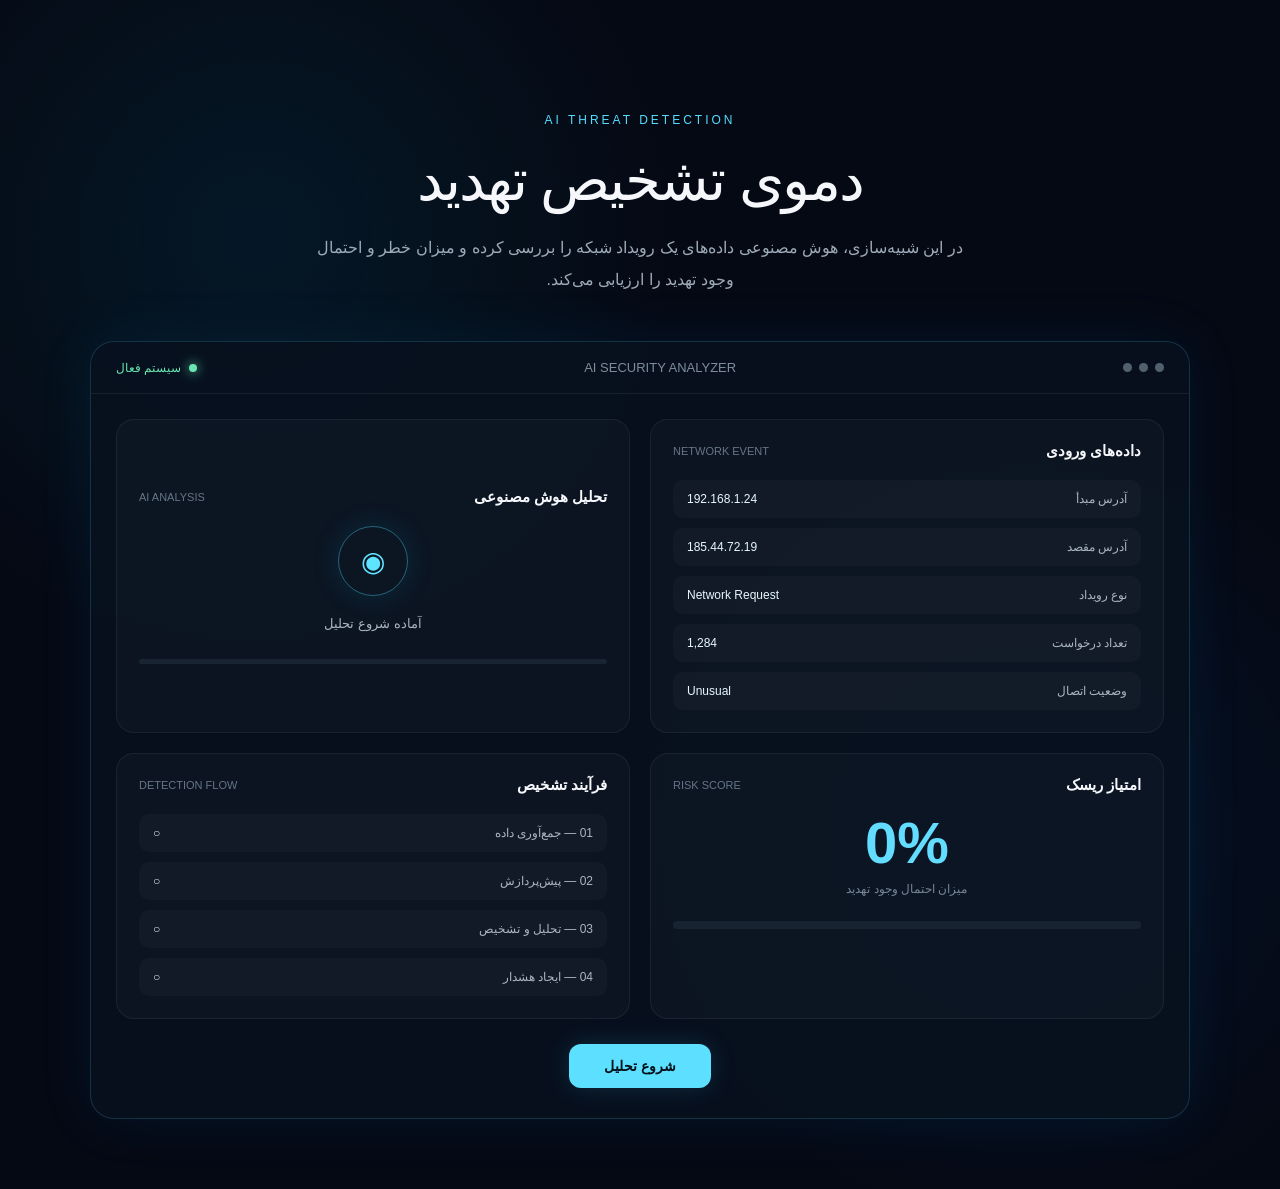
<file: docs/demo.html>
<!DOCTYPE html>
<html lang="fa" dir="rtl">
<head>
    <meta charset="UTF-8">
    <meta name="viewport" content="width=device-width, initial-scale=1.0">
    <title>AI Threat Detection | Demo</title>

    <link rel="stylesheet" href="style.css">

    <style>
        .demo-page {
            min-height: 100vh;
            padding: 110px 7% 70px;
            background:
                radial-gradient(circle at 20% 20%, rgba(0, 200, 255, 0.08), transparent 30%),
                radial-gradient(circle at 80% 70%, rgba(0, 120, 255, 0.08), transparent 30%);
        }

        .demo-header {
            text-align: center;
            margin-bottom: 45px;
        }

        .demo-label {
            display: inline-block;
            font-size: 12px;
            letter-spacing: 3px;
            color: #55ddff;
            margin-bottom: 15px;
        }

        .demo-header h1 {
            font-size: clamp(32px, 5vw, 58px);
            margin: 0 0 15px;
        }

        .demo-header p {
            color: #9daab8;
            max-width: 650px;
            margin: auto;
            line-height: 2;
        }

        .demo-panel {
            max-width: 1100px;
            margin: auto;
            background: rgba(8, 17, 30, 0.9);
            border: 1px solid rgba(80, 210, 255, 0.18);
            border-radius: 24px;
            overflow: hidden;
            box-shadow: 0 0 60px rgba(0, 170, 255, 0.08);
        }

        .panel-top {
            display: flex;
            align-items: center;
            justify-content: space-between;
            padding: 18px 25px;
            border-bottom: 1px solid rgba(255,255,255,0.07);
        }

        .window-dots {
            display: flex;
            gap: 7px;
        }

        .window-dots span {
            width: 9px;
            height: 9px;
            border-radius: 50%;
            background: #52606d;
        }

        .panel-title {
            color: #7e8d9c;
            font-size: 13px;
        }

        .system-status {
            display: flex;
            align-items: center;
            gap: 8px;
            color: #69e6b1;
            font-size: 12px;
        }

        .status-dot {
            width: 8px;
            height: 8px;
            border-radius: 50%;
            background: #69e6b1;
            box-shadow: 0 0 12px #69e6b1;
        }

        .dashboard {
            display: grid;
            grid-template-columns: 1fr 1fr;
            gap: 20px;
            padding: 25px;
        }

        .demo-card {
            background: rgba(255,255,255,0.025);
            border: 1px solid rgba(255,255,255,0.06);
            border-radius: 18px;
            padding: 22px;
        }

        .card-title {
            display: flex;
            justify-content: space-between;
            align-items: center;
            margin-bottom: 20px;
        }

        .card-title h3 {
            margin: 0;
            font-size: 15px;
        }

        .card-title span {
            color: #667686;
            font-size: 11px;
        }

        .data-list {
            display: flex;
            flex-direction: column;
            gap: 10px;
        }

        .data-row {
            display: flex;
            justify-content: space-between;
            align-items: center;
            padding: 12px 14px;
            background: rgba(255,255,255,0.025);
            border-radius: 10px;
            font-size: 12px;
        }

        .data-row .name {
            color: #aab6c2;
        }

        .data-row .value {
            color: #e6f7ff;
            direction: ltr;
        }

        .analysis-box {
            min-height: 220px;
            display: flex;
            flex-direction: column;
            justify-content: center;
        }

        .analysis-icon {
            width: 70px;
            height: 70px;
            margin: 0 auto 20px;
            border-radius: 50%;
            border: 1px solid rgba(75, 220, 255, 0.4);
            display: flex;
            align-items: center;
            justify-content: center;
            color: #5ee4ff;
            font-size: 28px;
            box-shadow: 0 0 30px rgba(0, 200, 255, 0.12);
        }

        .analysis-text {
            text-align: center;
            color: #a9b6c2;
            font-size: 13px;
            min-height: 25px;
        }

        .progress {
            width: 100%;
            height: 5px;
            background: #182431;
            border-radius: 20px;
            overflow: hidden;
            margin-top: 18px;
        }

        .progress-bar {
            width: 0%;
            height: 100%;
            background: linear-gradient(90deg, #37c9ff, #6ee7ff);
            transition: width 0.5s ease;
        }

        .risk-card {
            text-align: center;
        }

        .risk-score {
            font-size: 58px;
            font-weight: 700;
            color: #62dcff;
            line-height: 1;
            margin: 20px 0 10px;
        }

        .risk-label {
            color: #778695;
            font-size: 12px;
        }

        .risk-bar {
            height: 8px;
            background: #172330;
            border-radius: 20px;
            margin: 25px 0 10px;
            overflow: hidden;
        }

        .risk-fill {
            width: 0%;
            height: 100%;
            background: linear-gradient(90deg, #4de0ff, #ffbd5c, #ff6675);
            transition: width 1s ease;
        }

        .alert-box {
            grid-column: 1 / -1;
            padding: 22px;
            border-radius: 16px;
            border: 1px solid rgba(255,255,255,0.07);
            background: rgba(255,255,255,0.02);
            display: none;
        }

        .alert-box.show {
            display: block;
            animation: alertAppear 0.5s ease;
        }

        @keyframes alertAppear {
            from {
                opacity: 0;
                transform: translateY(10px);
            }

            to {
                opacity: 1;
                transform: translateY(0);
            }
        }

        .alert-title {
            display: flex;
            align-items: center;
            gap: 10px;
            color: #ffbd5c;
            font-weight: 600;
            margin-bottom: 12px;
        }

        .alert-box p {
            color: #9caab7;
            font-size: 13px;
            line-height: 2;
            margin: 0;
        }

        .evidence {
            display: flex;
            flex-wrap: wrap;
            gap: 8px;
            margin-top: 15px;
        }

        .evidence span {
            padding: 7px 11px;
            border-radius: 8px;
            background: rgba(255,255,255,0.04);
            color: #a9bac7;
            font-size: 11px;
        }

        .demo-actions {
            display: flex;
            justify-content: center;
            padding: 0 25px 30px;
        }

        .start-btn {
            border: none;
            cursor: pointer;
            padding: 14px 35px;
            border-radius: 12px;
            color: #06111a;
            background: #5de0ff;
            font-family: inherit;
            font-size: 14px;
            font-weight: 700;
            transition: 0.25s;
            box-shadow: 0 0 25px rgba(70, 210, 255, 0.15);
        }

        .start-btn:hover {
            transform: translateY(-2px);
            box-shadow: 0 0 35px rgba(70, 210, 255, 0.3);
        }

        .start-btn:disabled {
            opacity: 0.5;
            cursor: not-allowed;
            transform: none;
        }

        @media (max-width: 750px) {
            .demo-page {
                padding: 90px 5% 50px;
            }

            .dashboard {
                grid-template-columns: 1fr;
            }

            .alert-box {
                grid-column: auto;
            }

            .panel-top {
                padding: 15px;
            }

            .dashboard {
                padding: 15px;
            }

            .demo-actions {
                padding: 0 15px 20px;
            }
        }
    </style>
</head>

<body>

    <main class="demo-page">

        <section class="demo-header">
            <span class="demo-label">AI THREAT DETECTION</span>
            <h1>دموی تشخیص تهدید</h1>
            <p>
                در این شبیه‌سازی، هوش مصنوعی داده‌های یک رویداد شبکه را
                بررسی کرده و میزان خطر و احتمال وجود تهدید را ارزیابی می‌کند.
            </p>
        </section>

        <section class="demo-panel">

            <div class="panel-top">
                <div class="window-dots">
                    <span></span>
                    <span></span>
                    <span></span>
                </div>

                <div class="panel-title">
                    AI SECURITY ANALYZER
                </div>

                <div class="system-status">
                    <span class="status-dot"></span>
                    سیستم فعال
                </div>
            </div>

            <div class="dashboard">

                <div class="demo-card">

                    <div class="card-title">
                        <h3>داده‌های ورودی</h3>
                        <span>NETWORK EVENT</span>
                    </div>

                    <div class="data-list">

                        <div class="data-row">
                            <span class="name">آدرس مبدأ</span>
                            <span class="value">192.168.1.24</span>
                        </div>

                        <div class="data-row">
                            <span class="name">آدرس مقصد</span>
                            <span class="value">185.44.72.19</span>
                        </div>

                        <div class="data-row">
                            <span class="name">نوع رویداد</span>
                            <span class="value">Network Request</span>
                        </div>

                        <div class="data-row">
                            <span class="name">تعداد درخواست</span>
                            <span class="value">1,284</span>
                        </div>

                        <div class="data-row">
                            <span class="name">وضعیت اتصال</span>
                            <span class="value">Unusual</span>
                        </div>

                    </div>

                </div>


                <div class="demo-card analysis-box">

                    <div class="card-title">
                        <h3>تحلیل هوش مصنوعی</h3>
                        <span>AI ANALYSIS</span>
                    </div>

                    <div class="analysis-icon" id="analysisIcon">
                        ◉
                    </div>

                    <div class="analysis-text" id="analysisText">
                        آماده شروع تحلیل
                    </div>

                    <div class="progress">
                        <div class="progress-bar" id="progressBar"></div>
                    </div>

                </div>


                <div class="demo-card risk-card">

                    <div class="card-title">
                        <h3>امتیاز ریسک</h3>
                        <span>RISK SCORE</span>
                    </div>

                    <div class="risk-score" id="riskScore">
                        0%
                    </div>

                    <div class="risk-label">
                        میزان احتمال وجود تهدید
                    </div>

                    <div class="risk-bar">
                        <div class="risk-fill" id="riskFill"></div>
                    </div>

                </div>


                <div class="demo-card">

                    <div class="card-title">
                        <h3>فرآیند تشخیص</h3>
                        <span>DETECTION FLOW</span>
                    </div>

                    <div class="data-list">

                        <div class="data-row">
                            <span class="name">01 — جمع‌آوری داده</span>
                            <span class="value" id="step1">○</span>
                        </div>

                        <div class="data-row">
                            <span class="name">02 — پیش‌پردازش</span>
                            <span class="value" id="step2">○</span>
                        </div>

                        <div class="data-row">
                            <span class="name">03 — تحلیل و تشخیص</span>
                            <span class="value" id="step3">○</span>
                        </div>

                        <div class="data-row">
                            <span class="name">04 — ایجاد هشدار</span>
                            <span class="value" id="step4">○</span>
                        </div>

                    </div>

                </div>


                <div class="alert-box" id="alertBox">

                    <div class="alert-title">
                        ⚠ تهدید مشکوک شناسایی شد
                    </div>

                    <p>
                        سیستم پس از تحلیل داده‌های ورودی، یک الگوی غیرعادی
                        را شناسایی کرده است. این نتیجه به‌عنوان یک هشدار
                        امنیتی برای بررسی بیشتر ثبت می‌شود.
                    </p>

                    <div class="evidence">
                        <span>رفتار غیرعادی</span>
                        <span>تعداد درخواست بالا</span>
                        <span>مقصد ناشناس</span>
                        <span>Risk Score: 87%</span>
                    </div>

                </div>

            </div>


            <div class="demo-actions">
                <button class="start-btn" id="startBtn">
                    شروع تحلیل
                </button>
            </div>

        </section>

    </main>


   
<script>
    const API_URL = "https://ai-shield-1-y5ol.onrender.com/api/alerts/";

    const startBtn = document.getElementById("startBtn");
    const progressBar = document.getElementById("progressBar");
    const analysisText = document.getElementById("analysisText");
    const analysisIcon = document.getElementById("analysisIcon");
    const riskScore = document.getElementById("riskScore");
    const riskFill = document.getElementById("riskFill");
    const alertBox = document.getElementById("alertBox");
    const alertTitle = alertBox.querySelector(".alert-title");
    const alertParagraph = alertBox.querySelector("p");
    const evidence = alertBox.querySelector(".evidence");

    const steps = [
        document.getElementById("step1"),
        document.getElementById("step2"),
        document.getElementById("step3"),
        document.getElementById("step4")
    ];

    function sleep(ms) {
        return new Promise(resolve => setTimeout(resolve, ms));
    }

    async function startAnalysis() {
        startBtn.disabled = true;
        startBtn.textContent = "در حال تحلیل...";
        alertBox.classList.remove("show");

        progressBar.style.width = "0%";
        riskFill.style.width = "0%";
        riskScore.textContent = "0%";
        analysisIcon.textContent = "◉";

        steps.forEach(step => step.textContent = "○");

        try {
            const stages = [
                "در حال آماده‌سازی داده‌ها...",
                "در حال ارسال داده‌ها به بک‌اند...",
                "بک‌اند در حال تحلیل رویداد...",
                "در انتظار نتیجه تحلیل..."
            ];

            for (let i = 0; i < stages.length; i++) {
                analysisText.textContent = stages[i];
                progressBar.style.width = ((i + 1) * 25) + "%";
                steps[i].textContent = "✓";
                await sleep(350);
            }

            const response = await fetch(API_URL, {
                method: "POST",
                headers: {
                    "Content-Type": "application/json"
                },
                body: JSON.stringify({
                    source_ip: "192.168.1.24",
                    destination_ip: "185.44.72.19",
                    threat_type: "Network Scan",
                    description:
                        "Unusual network activity, suspicious network scan, high number of requests (1284), and possible unauthorized access."
                })
            });

            const result = await response.json();

            if (!response.ok) {
                throw new Error(result.error || "خطا در تحلیل رویداد");
            }

            const score = Math.max(
                0,
                Math.min(100, Number(result.risk_score) || 0)
            );

            const severityNames = {
                low: "کم",
                medium: "متوسط",
                high: "زیاد",
                critical: "بحرانی"
            };

            const severity = severityNames[result.severity] || result.severity;

            riskScore.textContent = score + "%";
            riskFill.style.width = score + "%";
            progressBar.style.width = "100%";
            analysisIcon.textContent = score >= 40 ? "!" : "✓";

            analysisText.textContent =
                "تحلیل بک‌اند تکمیل شد — سطح تهدید: " + severity;

            alertTitle.textContent =
                score >= 40
                    ? "⚠ نتیجه تحلیل: رویداد نیازمند بررسی"
                    : "✓ نتیجه تحلیل: سطح ریسک پایین‌تر است";

            alertParagraph.textContent =
                (result.analysis || "تحلیل اضافی ارائه نشده است.") +
                " توصیه: " +
                (result.recommendation || "رویداد را بررسی کنید.");

            evidence.replaceChildren();

            [
                "سطح تهدید: " + severity,
                "امتیاز ریسک: " + score + "%",
                "شماره هشدار: " + result.id,
                "وضعیت: " + (result.status || "new")
            ].forEach(text => {
                const tag = document.createElement("span");
                tag.textContent = text;
                evidence.appendChild(tag);
            });

            alertBox.classList.add("show");

        } catch (error) {
            analysisIcon.textContent = "!";
            analysisText.textContent =
                "اتصال یا تحلیل ناموفق بود: " + error.message;

            progressBar.style.width = "0%";

            alertBox.classList.remove("show");

        } finally {
            startBtn.disabled = false;
            startBtn.textContent = "اجرای دوباره تحلیل";
        }
    }

    startBtn.addEventListener("click", startAnalysis);
</script>


</body>
</html>
</file>
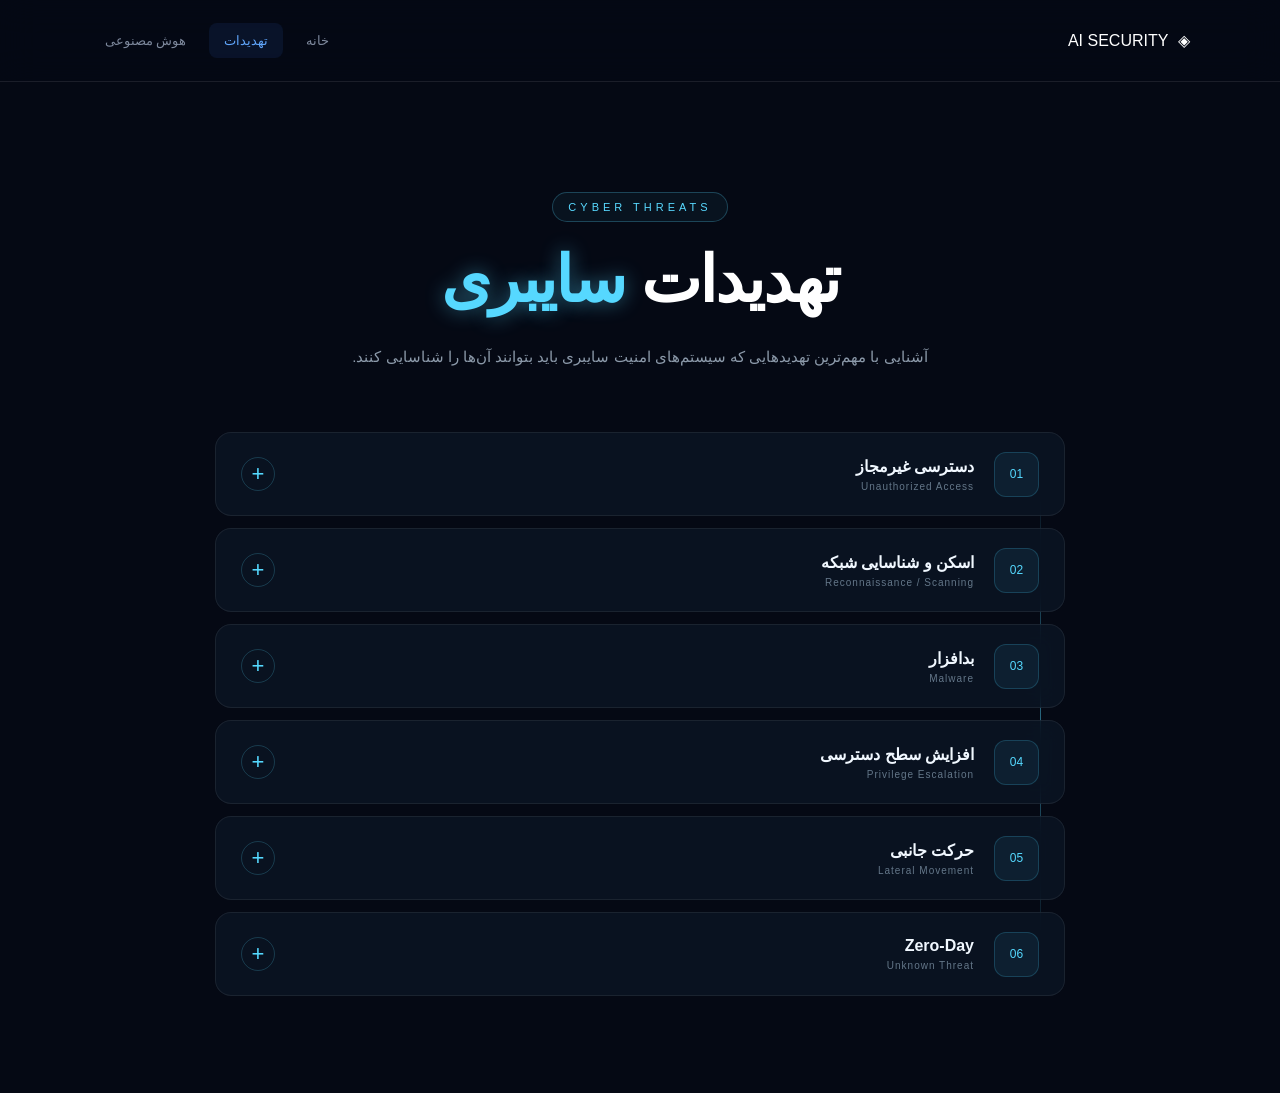
<file: docs/detection.html>
<!DOCTYPE html>
<html lang="fa" dir="rtl">

<head>
    <meta charset="UTF-8">
    <meta name="viewport" content="width=device-width, initial-scale=1.0">

    <title>تهدیدات سایبری | AI Security</title>

    <link rel="stylesheet" href="style.css">
</head>

<body>

    <header class="navbar">

        <div class="logo">
            <span>◈</span>
            AI SECURITY
        </div>

        <nav>
            <a href="index.html">خانه</a>
            <a href="detection.html" class="active">تهدیدات</a>
            <a href="methods.html">هوش مصنوعی</a>
        </nav>

    </header>


    <main class="cyber-page">

        <section class="page-hero">

            <div class="hero-small-label">
                CYBER THREATS
            </div>

            <h1>
                تهدیدات
                <span>سایبری</span>
            </h1>

            <p>
                آشنایی با مهم‌ترین تهدیدهایی که سیستم‌های امنیت سایبری
                باید بتوانند آن‌ها را شناسایی کنند.
            </p>

        </section>


        <section class="threat-box">

            <div class="threat-line"></div>

            <div class="accordion-item">

                <button class="accordion-btn">

                    <div class="number">01</div>

                    <div class="button-text">
                        <strong>دسترسی غیرمجاز</strong>
                        <small>Unauthorized Access</small>
                    </div>

                    <div class="plus">+</div>

                </button>

                <div class="accordion-content">

                    <p>
                        ورود افراد یا سیستم‌های غیرمجاز به منابع و اطلاعات
                        یک شبکه. تشخیص این رفتار می‌تواند به جلوگیری از
                        دسترسی ناخواسته به داده‌ها کمک کند.
                    </p>

                </div>

            </div>


            <div class="accordion-item">

                <button class="accordion-btn">

                    <div class="number">02</div>

                    <div class="button-text">
                        <strong>اسکن و شناسایی شبکه</strong>
                        <small>Reconnaissance / Scanning</small>
                    </div>

                    <div class="plus">+</div>

                </button>

                <div class="accordion-content">

                    <p>
                        بررسی شبکه برای پیدا کردن سیستم‌ها، سرویس‌ها و
                        نقاط قابل دسترسی. این فعالیت‌ها می‌توانند توسط
                        سیستم‌های تشخیص تهدید شناسایی شوند.
                    </p>

                </div>

            </div>


            <div class="accordion-item">

                <button class="accordion-btn">

                    <div class="number">03</div>

                    <div class="button-text">
                        <strong>بدافزار</strong>
                        <small>Malware</small>
                    </div>

                    <div class="plus">+</div>

                </button>

                <div class="accordion-content">

                    <p>
                        بدافزارها برنامه‌هایی با هدف مخرب هستند. بررسی
                        رفتارها و الگوهای مشکوک می‌تواند به شناسایی
                        این نوع تهدیدها کمک کند.
                    </p>

                </div>

            </div>


            <div class="accordion-item">

                <button class="accordion-btn">

                    <div class="number">04</div>

                    <div class="button-text">
                        <strong>افزایش سطح دسترسی</strong>
                        <small>Privilege Escalation</small>
                    </div>

                    <div class="plus">+</div>

                </button>

                <div class="accordion-content">

                    <p>
                        در این تهدید، مهاجم تلاش می‌کند سطح دسترسی بیشتری
                        نسبت به مجوز اولیه خود به دست آورد.
                    </p>

                </div>

            </div>


            <div class="accordion-item">

                <button class="accordion-btn">

                    <div class="number">05</div>

                    <div class="button-text">
                        <strong>حرکت جانبی</strong>
                        <small>Lateral Movement</small>
                    </div>

                    <div class="plus">+</div>

                </button>

                <div class="accordion-content">

                    <p>
                        پس از نفوذ به یک بخش از شبکه، مهاجم ممکن است برای
                        رسیدن به سیستم‌ها و منابع دیگر در شبکه حرکت کند.
                    </p>

                </div>

            </div>


            <div class="accordion-item">

                <button class="accordion-btn">

                    <div class="number">06</div>

                    <div class="button-text">
                        <strong>Zero-Day</strong>
                        <small>Unknown Threat</small>
                    </div>

                    <div class="plus">+</div>

                </button>

                <div class="accordion-content">

                    <p>
                        تهدیدهای Zero-Day معمولاً الگوی شناخته‌شده‌ای ندارند
                        و به همین دلیل تشخیص آن‌ها برای روش‌های سنتی
                        دشوارتر است.
                    </p>

                </div>

            </div>

        </section>

    </main>


    <script src="script.js"></script>

</body>

</html>
</file>
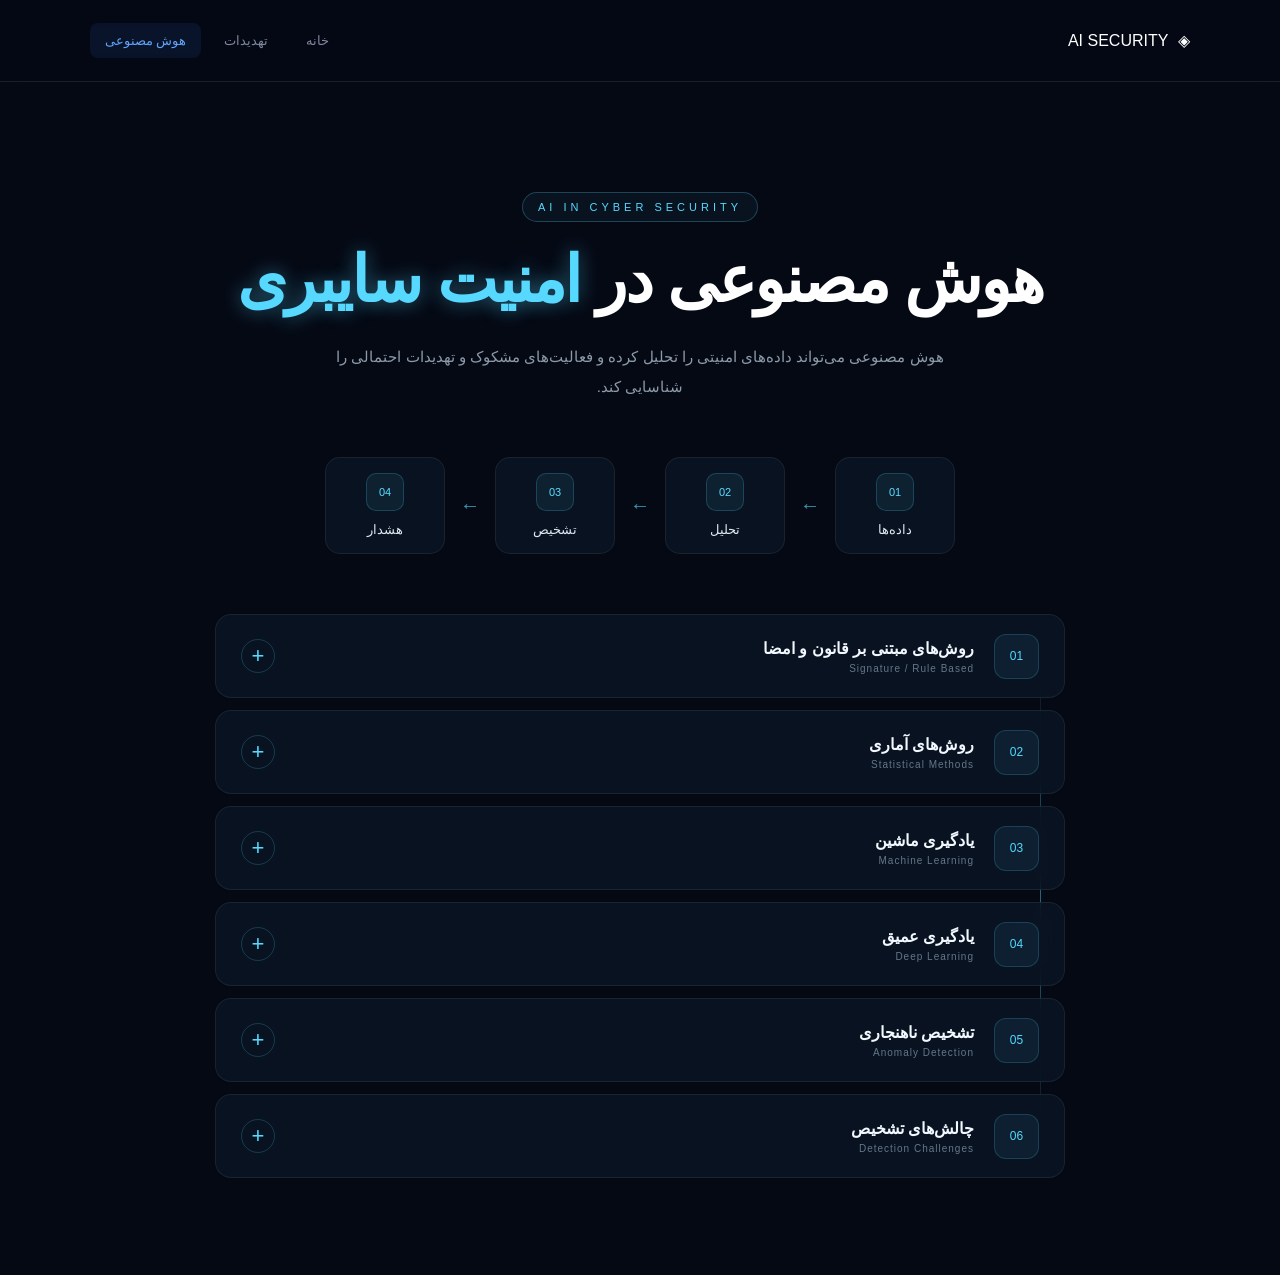
<file: docs/methodes.html>
<!DOCTYPE html>
<html lang="fa" dir="rtl">

<head>

    <meta charset="UTF-8">
    <meta name="viewport" content="width=device-width, initial-scale=1.0">

    <title>هوش مصنوعی | AI Security</title>

    <link rel="stylesheet" href="style.css">

</head>


<body>


    <header class="navbar">

        <div class="logo">
            <span>◈</span>
            AI SECURITY
        </div>

        <nav>
            <a href="index.html">خانه</a>
            <a href="detection.html">تهدیدات</a>
            <a href="methods.html" class="active">هوش مصنوعی</a>
        </nav>

    </header>



    <main class="cyber-page">


        <section class="page-hero">

            <div class="hero-small-label">
                AI IN CYBER SECURITY
            </div>

            <h1>
                هوش مصنوعی در
                <span>امنیت سایبری</span>
            </h1>

            <p>
                هوش مصنوعی می‌تواند داده‌های امنیتی را تحلیل کرده و
                فعالیت‌های مشکوک و تهدیدات احتمالی را شناسایی کند.
            </p>

        </section>



        <section class="ai-flow">

            <div class="flow-item">

                <div class="flow-icon">01</div>

                <span>داده‌ها</span>

            </div>


            <div class="flow-arrow">←</div>


            <div class="flow-item">

                <div class="flow-icon">02</div>

                <span>تحلیل</span>

            </div>


            <div class="flow-arrow">←</div>


            <div class="flow-item">

                <div class="flow-icon">03</div>

                <span>تشخیص</span>

            </div>


            <div class="flow-arrow">←</div>


            <div class="flow-item">

                <div class="flow-icon">04</div>

                <span>هشدار</span>

            </div>

        </section>



        <section class="threat-box">


            <div class="threat-line"></div>


            <div class="accordion-item">

                <button class="accordion-btn">

                    <div class="number">01</div>

                    <div class="button-text">

                        <strong>روش‌های مبتنی بر قانون و امضا</strong>

                        <small>Signature / Rule Based</small>

                    </div>

                    <div class="plus">+</div>

                </button>


                <div class="accordion-content">

                    <p>
                        این روش‌ها از قوانین و الگوهای شناخته‌شده برای
                        شناسایی تهدیدات استفاده می‌کنند؛ اما در برابر
                        تهدیدهای جدید مانند Zero-Day محدودیت دارند.
                    </p>

                </div>

            </div>



            <div class="accordion-item">

                <button class="accordion-btn">

                    <div class="number">02</div>

                    <div class="button-text">

                        <strong>روش‌های آماری</strong>

                        <small>Statistical Methods</small>

                    </div>

                    <div class="plus">+</div>

                </button>


                <div class="accordion-content">

                    <p>
                        در این روش، رفتار و داده‌ها با استفاده از مدل‌های
                        آماری بررسی می‌شوند تا فعالیت‌های غیرعادی
                        یا مشکوک شناسایی شوند.
                    </p>

                </div>

            </div>



            <div class="accordion-item">

                <button class="accordion-btn">

                    <div class="number">03</div>

                    <div class="button-text">

                        <strong>یادگیری ماشین</strong>

                        <small>Machine Learning</small>

                    </div>

                    <div class="plus">+</div>

                </button>


                <div class="accordion-content">

                    <p>
                        یادگیری ماشین با استفاده از داده‌های آموزشی،
                        الگوهای مرتبط با تهدیدات را یاد می‌گیرد و
                        می‌تواند برای تشخیص فعالیت‌های مشکوک استفاده شود.
                    </p>

                </div>

            </div>



            <div class="accordion-item">

                <button class="accordion-btn">

                    <div class="number">04</div>

                    <div class="button-text">

                        <strong>یادگیری عمیق</strong>

                        <small>Deep Learning</small>

                    </div>

                    <div class="plus">+</div>

                </button>


                <div class="accordion-content">

                    <p>
                        یادگیری عمیق می‌تواند ویژگی‌ها را به صورت خودکار
                        از داده‌ها استخراج کند؛ اما معمولاً به داده و
                        منابع محاسباتی بیشتری نیاز دارد.
                    </p>

                </div>

            </div>



            <div class="accordion-item">

                <button class="accordion-btn">

                    <div class="number">05</div>

                    <div class="button-text">

                        <strong>تشخیص ناهنجاری</strong>

                        <small>Anomaly Detection</small>

                    </div>

                    <div class="plus">+</div>

                </button>


                <div class="accordion-content">

                    <p>
                        در تشخیص ناهنجاری، رفتارهای غیرمعمول نسبت به
                        الگوی عادی بررسی می‌شوند. این روش می‌تواند
                        برای شناسایی تهدیدهای جدید مفید باشد.
                    </p>

                </div>

            </div>



            <div class="accordion-item">

                <button class="accordion-btn">

                    <div class="number">06</div>

                    <div class="button-text">

                        <strong>چالش‌های تشخیص</strong>

                        <small>Detection Challenges</small>

                    </div>

                    <div class="plus">+</div>

                </button>


                <div class="accordion-content">

                    <p>
                        مثبت کاذب، تأخیر در تشخیص، تغییر رفتار داده‌ها،
                        تهدیدهای Zero-Day و هزینه عملیاتی از چالش‌های
                        مهم سیستم‌های تشخیص تهدید هستند.
                    </p>

                </div>

            </div>


        </section>


    </main>


    <script src="script.js"></script>

</body>

</html>
</file>
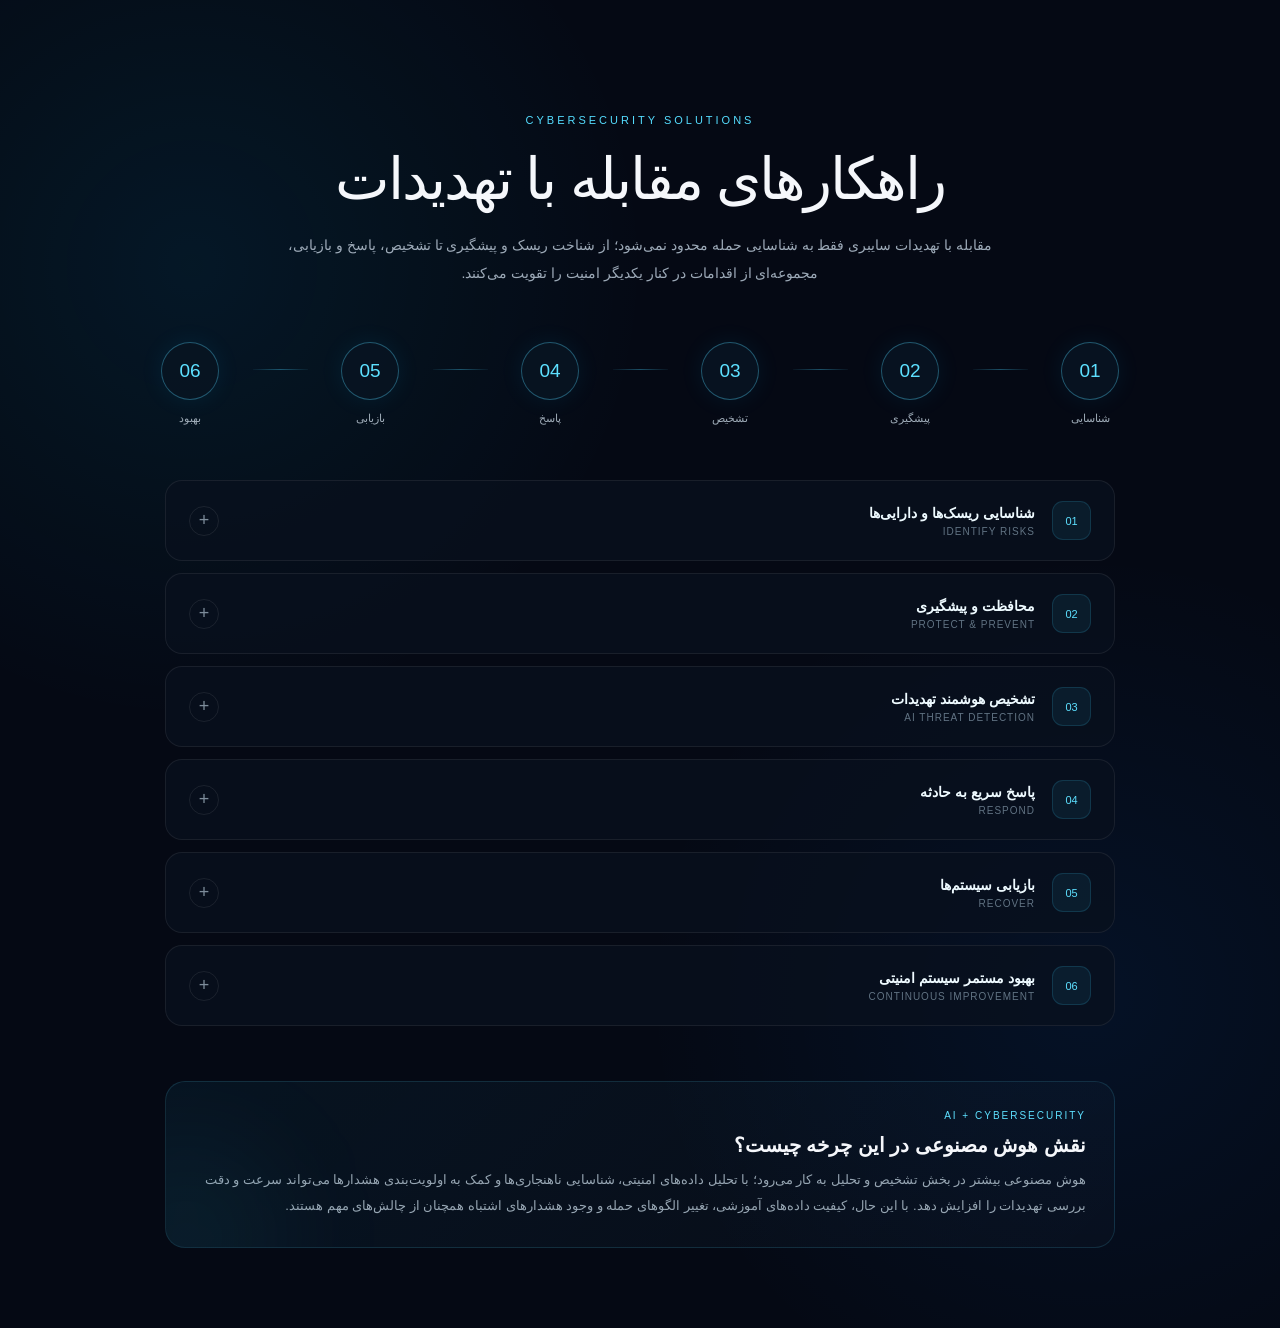
<file: docs/solutions.html>
<!DOCTYPE html>
<html lang="fa" dir="rtl">
<head>
    <meta charset="UTF-8">
    <meta name="viewport" content="width=device-width, initial-scale=1.0">

    <title>راهکارهای امنیت سایبری</title>

    <link rel="stylesheet" href="style.css">

    <style>

        .solutions-page {
            min-height: 100vh;
            padding: 110px 7% 80px;
            background:
                radial-gradient(circle at 15% 20%, rgba(0, 200, 255, 0.08), transparent 30%),
                radial-gradient(circle at 85% 75%, rgba(0, 120, 255, 0.08), transparent 30%);
        }

        .solutions-header {
            text-align: center;
            max-width: 750px;
            margin: 0 auto 55px;
        }

        .solutions-label {
            display: inline-block;
            color: #55ddff;
            font-size: 11px;
            letter-spacing: 3px;
            margin-bottom: 15px;
        }

        .solutions-header h1 {
            margin: 0 0 15px;
            font-size: clamp(32px, 5vw, 58px);
        }

        .solutions-header p {
            color: #9daab8;
            line-height: 2;
            font-size: 14px;
        }


        /* PATH */

        .solution-path {
            max-width: 1050px;
            margin: 0 auto 55px;
            display: flex;
            align-items: center;
            justify-content: center;
            gap: 0;
        }

        .path-item {
            position: relative;
            display: flex;
            flex-direction: column;
            align-items: center;
            min-width: 125px;
        }

        .path-circle {
            width: 58px;
            height: 58px;
            border-radius: 50%;
            border: 1px solid rgba(80, 215, 255, 0.35);
            background: rgba(8, 20, 34, 0.9);
            display: flex;
            align-items: center;
            justify-content: center;
            color: #5de0ff;
            font-size: 19px;
            box-shadow: 0 0 25px rgba(0, 190, 255, 0.08);
            z-index: 2;
        }

        .path-item span {
            margin-top: 12px;
            color: #9eabb7;
            font-size: 11px;
            white-space: nowrap;
        }

        .path-line {
            width: 55px;
            height: 1px;
            background: linear-gradient(
                90deg,
                rgba(70, 210, 255, 0.05),
                rgba(70, 210, 255, 0.35),
                rgba(70, 210, 255, 0.05)
            );
            margin-bottom: 28px;
        }


        /* SOLUTION CARDS */

        .solutions-list {
            max-width: 950px;
            margin: auto;
            display: flex;
            flex-direction: column;
            gap: 12px;
        }

        .solution-item {
            border: 1px solid rgba(255,255,255,0.07);
            background: rgba(8, 17, 30, 0.75);
            border-radius: 17px;
            overflow: hidden;
            transition: 0.3s;
        }

        .solution-item:hover {
            border-color: rgba(80, 215, 255, 0.18);
        }

        .solution-item.open {
            border-color: rgba(80, 215, 255, 0.28);
            box-shadow: 0 0 30px rgba(0, 180, 255, 0.05);
        }

        .solution-button {
            width: 100%;
            border: none;
            background: transparent;
            color: #eefaff;
            cursor: pointer;
            padding: 20px 23px;
            display: flex;
            align-items: center;
            gap: 17px;
            text-align: right;
            font-family: inherit;
        }

        .solution-number {
            width: 39px;
            height: 39px;
            flex-shrink: 0;
            border-radius: 11px;
            background: rgba(65, 205, 255, 0.07);
            border: 1px solid rgba(65, 205, 255, 0.15);
            color: #5de0ff;
            display: flex;
            align-items: center;
            justify-content: center;
            font-size: 11px;
        }

        .solution-info {
            flex: 1;
        }

        .solution-info strong {
            display: block;
            font-size: 14px;
            margin-bottom: 5px;
        }

        .solution-info small {
            color: #617383;
            font-size: 10px;
            letter-spacing: 1px;
            direction: ltr;
            display: block;
        }

        .solution-plus {
            width: 30px;
            height: 30px;
            border-radius: 50%;
            border: 1px solid rgba(255,255,255,0.08);
            color: #7d8c9a;
            display: flex;
            align-items: center;
            justify-content: center;
            font-size: 18px;
            transition: 0.3s;
        }

        .solution-item.open .solution-plus {
            transform: rotate(45deg);
            color: #5de0ff;
            border-color: rgba(80, 215, 255, 0.25);
        }

        .solution-content {
            max-height: 0;
            overflow: hidden;
            transition: max-height 0.45s ease;
        }

        .solution-content-inner {
            padding: 0 23px 23px 79px;
            color: #96a5b2;
            font-size: 13px;
            line-height: 2.1;
        }

        .solution-content-inner p {
            margin: 0;
        }

        .solution-content-inner ul {
            margin: 12px 0 0;
            padding-right: 18px;
        }

        .solution-content-inner li {
            margin-bottom: 7px;
        }


        /* AI BOX */

        .ai-solution-box {
            max-width: 950px;
            margin: 55px auto 0;
            padding: 28px;
            border-radius: 20px;
            border: 1px solid rgba(80, 215, 255, 0.14);
            background:
                linear-gradient(
                    135deg,
                    rgba(50, 200, 255, 0.06),
                    rgba(255,255,255,0.015)
                );
            position: relative;
            overflow: hidden;
        }

        .ai-solution-box::before {
            content: "";
            position: absolute;
            width: 180px;
            height: 180px;
            border-radius: 50%;
            background: rgba(60, 210, 255, 0.07);
            filter: blur(60px);
            left: -70px;
            bottom: -80px;
        }

        .ai-box-label {
            color: #5de0ff;
            font-size: 10px;
            letter-spacing: 2px;
            margin-bottom: 12px;
            display: block;
        }

        .ai-solution-box h2 {
            font-size: 20px;
            margin: 0 0 10px;
        }

        .ai-solution-box p {
            color: #96a5b2;
            font-size: 13px;
            line-height: 2;
            margin: 0;
        }


        @media (max-width: 800px) {

            .solutions-page {
                padding: 90px 5% 60px;
            }

            .solution-path {
                overflow-x: auto;
                justify-content: flex-start;
                padding: 5px 10px 15px;
            }

            .path-item {
                min-width: 110px;
            }

            .path-line {
                width: 30px;
            }

            .solution-content-inner {
                padding: 0 20px 20px 20px;
            }

        }

    </style>
</head>


<body>

    <main class="solutions-page">


        <!-- HEADER -->

        <section class="solutions-header">

            <span class="solutions-label">
                CYBERSECURITY SOLUTIONS
            </span>

            <h1>
                راهکارهای مقابله با تهدیدات
            </h1>

            <p>
                مقابله با تهدیدات سایبری فقط به شناسایی حمله محدود نمی‌شود؛
                از شناخت ریسک و پیشگیری تا تشخیص، پاسخ و بازیابی،
                مجموعه‌ای از اقدامات در کنار یکدیگر امنیت را تقویت می‌کنند.
            </p>

        </section>



        <!-- PATH -->

        <div class="solution-path">

            <div class="path-item">
                <div class="path-circle">01</div>
                <span>شناسایی</span>
            </div>

            <div class="path-line"></div>

            <div class="path-item">
                <div class="path-circle">02</div>
                <span>پیشگیری</span>
            </div>

            <div class="path-line"></div>

            <div class="path-item">
                <div class="path-circle">03</div>
                <span>تشخیص</span>
            </div>

            <div class="path-line"></div>

            <div class="path-item">
                <div class="path-circle">04</div>
                <span>پاسخ</span>
            </div>

            <div class="path-line"></div>

            <div class="path-item">
                <div class="path-circle">05</div>
                <span>بازیابی</span>
            </div>

            <div class="path-line"></div>

            <div class="path-item">
                <div class="path-circle">06</div>
                <span>بهبود</span>
            </div>

        </div>



        <!-- SOLUTIONS -->

        <section class="solutions-list">


            <!-- 01 -->

            <article class="solution-item">

                <button class="solution-button">

                    <span class="solution-number">01</span>

                    <span class="solution-info">
                        <strong>شناسایی ریسک‌ها و دارایی‌ها</strong>
                        <small>IDENTIFY RISKS</small>
                    </span>

                    <span class="solution-plus">+</span>

                </button>

                <div class="solution-content">

                    <div class="solution-content-inner">

                        <p>
                            قبل از مقابله با تهدید، باید سیستم‌ها، داده‌ها،
                            سرویس‌های مهم و نقاط آسیب‌پذیر شناسایی شوند.
                            این کار کمک می‌کند ریسک‌های مهم‌تر در اولویت قرار بگیرند.
                        </p>

                        <ul>
                            <li>شناسایی دارایی‌ها و داده‌های حساس</li>
                            <li>بررسی آسیب‌پذیری‌ها و ریسک‌های احتمالی</li>
                            <li>اولویت‌بندی ریسک‌ها</li>
                        </ul>

                    </div>

                </div>

            </article>



            <!-- 02 -->

            <article class="solution-item">

                <button class="solution-button">

                    <span class="solution-number">02</span>

                    <span class="solution-info">
                        <strong>محافظت و پیشگیری</strong>
                        <small>PROTECT & PREVENT</small>
                    </span>

                    <span class="solution-plus">+</span>

                </button>

                <div class="solution-content">

                    <div class="solution-content-inner">

                        <p>
                            بسیاری از تهدیدها را می‌توان با ایجاد لایه‌های
                            حفاظتی مناسب و کاهش نقاط ضعف، قبل از وقوع یا گسترش
                            آن‌ها کنترل کرد.
                        </p>

                        <ul>
                            <li>کنترل دسترسی کاربران</li>
                            <li>احراز هویت مناسب</li>
                            <li>به‌روزرسانی و وصله‌کردن سیستم‌ها</li>
                            <li>تهیه نسخه پشتیبان از داده‌های مهم</li>
                        </ul>

                    </div>

                </div>

            </article>



            <!-- 03 -->

            <article class="solution-item">

                <button class="solution-button">

                    <span class="solution-number">03</span>

                    <span class="solution-info">
                        <strong>تشخیص هوشمند تهدیدات</strong>
                        <small>AI THREAT DETECTION</small>
                    </span>

                    <span class="solution-plus">+</span>

                </button>

                <div class="solution-content">

                    <div class="solution-content-inner">

                        <p>
                            هوش مصنوعی می‌تواند حجم زیادی از داده‌ها و رویدادهای
                            امنیتی را تحلیل کرده و الگوهای غیرعادی را شناسایی کند.
                            روش‌هایی مانند یادگیری ماشین، یادگیری عمیق و تشخیص
                            ناهنجاری می‌توانند در این مرحله استفاده شوند.
                        </p>

                        <ul>
                            <li>تحلیل لاگ‌ها و رویدادهای امنیتی</li>
                            <li>تشخیص رفتارهای غیرعادی</li>
                            <li>امتیازدهی به سطح ریسک</li>
                            <li>اولویت‌بندی هشدارها</li>
                        </ul>

                    </div>

                </div>

            </article>



            <!-- 04 -->

            <article class="solution-item">

                <button class="solution-button">

                    <span class="solution-number">04</span>

                    <span class="solution-info">
                        <strong>پاسخ سریع به حادثه</strong>
                        <small>RESPOND</small>
                    </span>

                    <span class="solution-plus">+</span>

                </button>

                <div class="solution-content">

                    <div class="solution-content-inner">

                        <p>
                            پس از شناسایی یک تهدید، واکنش سریع می‌تواند از
                            گسترش آن و افزایش خسارت جلوگیری کند. هشدارهای
                            اولویت‌بندی‌شده به تیم امنیتی کمک می‌کنند سریع‌تر
                            روی موارد مهم تمرکز کنند.
                        </p>

                        <ul>
                            <li>بررسی و اعتبارسنجی هشدار</li>
                            <li>محدود کردن اثر حادثه</li>
                            <li>جلوگیری از گسترش تهدید</li>
                            <li>تحلیل شواهد و علت حادثه</li>
                        </ul>

                    </div>

                </div>

            </article>



            <!-- 05 -->

            <article class="solution-item">

                <button class="solution-button">

                    <span class="solution-number">05</span>

                    <span class="solution-info">
                        <strong>بازیابی سیستم‌ها</strong>
                        <small>RECOVER</small>
                    </span>

                    <span class="solution-plus">+</span>

                </button>

                <div class="solution-content">

                    <div class="solution-content-inner">

                        <p>
                            بعد از یک حادثه امنیتی، سیستم‌ها و سرویس‌های
                            آسیب‌دیده باید به وضعیت قابل استفاده بازگردند.
                            نسخه‌های پشتیبان و برنامه بازیابی می‌توانند
                            در این مرحله نقش مهمی داشته باشند.
                        </p>

                        <ul>
                            <li>بازگردانی سرویس‌های آسیب‌دیده</li>
                            <li>استفاده از نسخه‌های پشتیبان</li>
                            <li>بررسی وضعیت سیستم پس از حادثه</li>
                        </ul>

                    </div>

                </div>

            </article>



            <!-- 06 -->

            <article class="solution-item">

                <button class="solution-button">

                    <span class="solution-number">06</span>

                    <span class="solution-info">
                        <strong>بهبود مستمر سیستم امنیتی</strong>
                        <small>CONTINUOUS IMPROVEMENT</small>
                    </span>

                    <span class="solution-plus">+</span>

                </button>

                <div class="solution-content">

                    <div class="solution-content-inner">

                        <p>
                            تهدیدات سایبری دائماً تغییر می‌کنند؛ بنابراین
                            سیستم تشخیص نیز باید با داده‌ها و تجربه‌های جدید
                            بهبود پیدا کند. بررسی نتایج و بازخوردها می‌تواند
                            به کاهش خطاهای تشخیص کمک کند.
                        </p>

                        <ul>
                            <li>بررسی نتایج تشخیص</li>
                            <li>استفاده از بازخوردهای امنیتی</li>
                            <li>به‌روزرسانی داده‌ها و مدل‌ها</li>
                            <li>کاهش هشدارهای اشتباه</li>
                        </ul>

                    </div>

                </div>

            </article>


        </section>



        <!-- AI BOX -->

        <section class="ai-solution-box">

            <span class="ai-box-label">
                AI + CYBERSECURITY
            </span>

            <h2>
                نقش هوش مصنوعی در این چرخه چیست؟
            </h2>

            <p>
                هوش مصنوعی بیشتر در بخش تشخیص و تحلیل به کار می‌رود؛
                با تحلیل داده‌های امنیتی، شناسایی ناهنجاری‌ها و کمک به
                اولویت‌بندی هشدارها می‌تواند سرعت و دقت بررسی تهدیدات را
                افزایش دهد. با این حال، کیفیت داده‌های آموزشی، تغییر
                الگوهای حمله و وجود هشدارهای اشتباه همچنان از چالش‌های مهم هستند.
            </p>

        </section>


    </main>



    <script>

        const solutionItems =
            document.querySelectorAll(".solution-item");

        solutionItems.forEach(item => {

            const button =
                item.querySelector(".solution-button");

            const content =
                item.querySelector(".solution-content");

            button.addEventListener("click", () => {

                solutionItems.forEach(otherItem => {

                    if (otherItem !== item) {

                        otherItem.classList.remove("open");

                        const otherContent =
                            otherItem.querySelector(".solution-content");

                        otherContent.style.maxHeight = null;
                    }

                });


                item.classList.toggle("open");


                if (item.classList.contains("open")) {

                    content.style.maxHeight =
                        content.scrollHeight + "px";

                } else {

                    content.style.maxHeight = null;

                }

            });

        });

    </script>

</body>
</html>
</file>
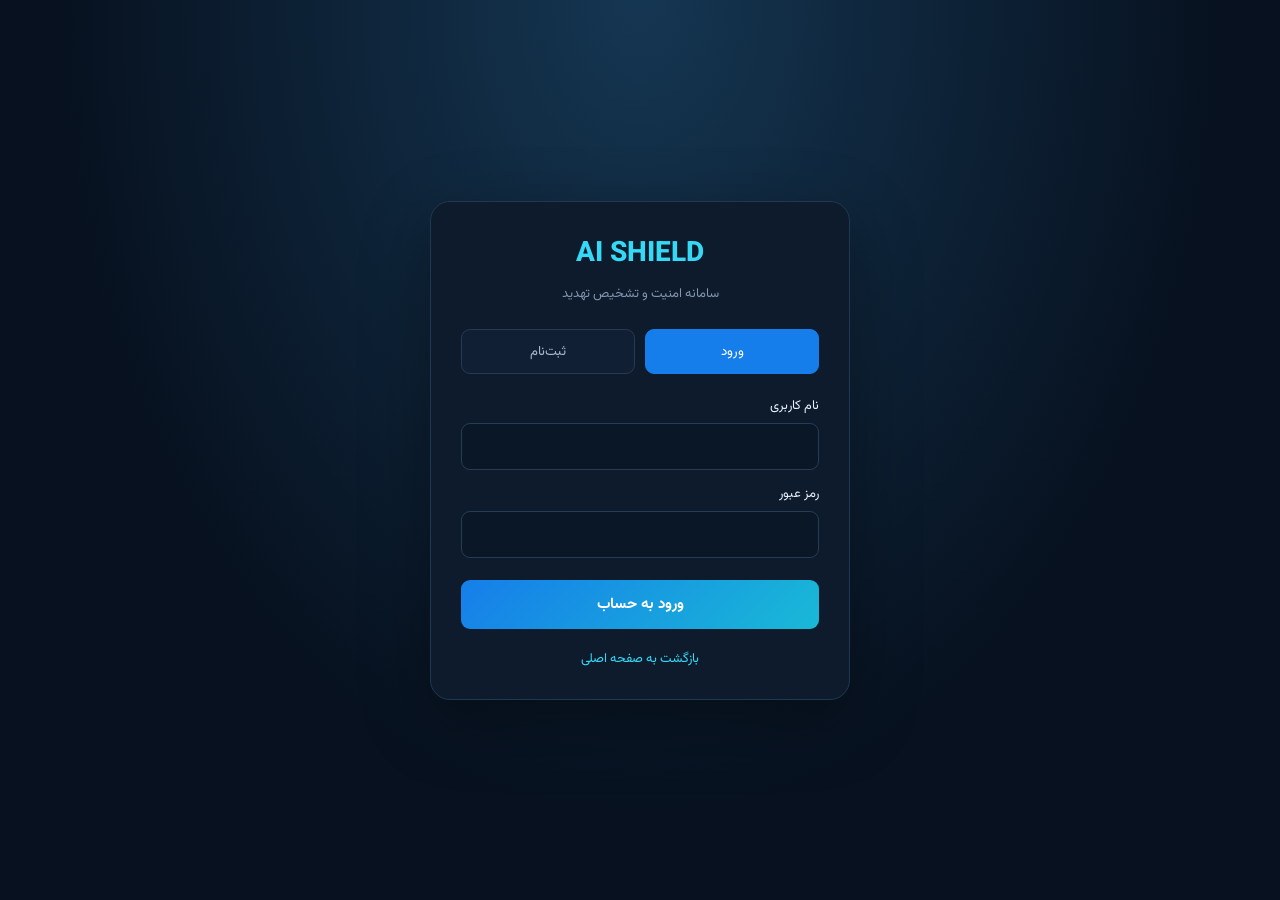
<file: frontend/auth.html>
<!DOCTYPE html>
<html lang="fa" dir="rtl">
<head>
    <meta charset="UTF-8">
    <meta name="viewport" content="width=device-width, initial-scale=1.0">
    <title>ورود و ثبت‌نام | AI Shield</title>
    <link href="https://fonts.googleapis.com/css2?family=Vazirmatn:wght@400;500;600;700;800&display=swap" rel="stylesheet">

    <style>
        * { box-sizing: border-box; }

        body {
            margin: 0;
            min-height: 100vh;
            display: flex;
            align-items: center;
            justify-content: center;
            padding: 20px;
            font-family: "Vazirmatn", sans-serif;
            background: radial-gradient(ellipse at top, #153652, #07111f 65%);
            color: #e8f1fc;
        }

        .card {
            width: 100%;
            max-width: 420px;
            padding: 30px;
            border: 1px solid #203851;
            border-radius: 20px;
            background: #0d1b2d;
            box-shadow: 0 20px 70px #0005;
        }

        .logo {
            text-align: center;
            font-size: 28px;
            font-weight: 800;
            color: #36d9f5;
        }

        .subtitle {
            text-align: center;
            color: #8295ad;
            margin: 8px 0 25px;
            font-size: 13px;
        }

        .tabs {
            display: flex;
            gap: 10px;
            margin-bottom: 22px;
        }

        .tabs button {
            flex: 1;
            padding: 11px;
            border: 1px solid #263b52;
            border-radius: 9px;
            background: #101f33;
            color: #a8b9ce;
            font-family: inherit;
            cursor: pointer;
        }

        .tabs button.active {
            background: #167eea;
            color: white;
            border-color: #167eea;
        }

        label {
            display: block;
            font-size: 13px;
            margin: 14px 0 7px;
        }

        input {
            width: 100%;
            padding: 12px;
            border: 1px solid #263d56;
            border-radius: 9px;
            background: #091727;
            color: white;
            font-family: inherit;
            outline: none;
        }

        input:focus { border-color: #36d9f5; }

        .submit {
            width: 100%;
            margin-top: 22px;
            padding: 13px;
            border: 0;
            border-radius: 9px;
            background: linear-gradient(135deg, #167eea, #19b9d6);
            color: white;
            font-family: inherit;
            font-size: 15px;
            font-weight: 700;
            cursor: pointer;
        }

        .submit:disabled {
            opacity: .6;
            cursor: wait;
        }

        .hint {
            color: #8295ad;
            font-size: 12px;
            line-height: 1.8;
        }

        #message {
            display: none;
            margin-top: 18px;
            padding: 12px;
            border-radius: 9px;
            font-size: 13px;
            line-height: 1.9;
            overflow-wrap: anywhere;
        }

        #message.show { display: block; }

        #message.error {
            background: #351824;
            color: #ff9cab;
        }

        #message.success {
            background: #10352c;
            color: #73e4bb;
        }

        .back {
            display: block;
            margin-top: 20px;
            text-align: center;
            color: #36d9f5;
            text-decoration: none;
            font-size: 13px;
        }
    </style>
</head>
<body>
    <main class="card">
        <div class="logo">AI SHIELD</div>
        <p class="subtitle">سامانه امنیت و تشخیص تهدید</p>

        <div class="tabs">
            <button type="button" id="loginTab" class="active">ورود</button>
            <button type="button" id="registerTab">ثبت‌نام</button>
        </div>

        <form id="authForm">
            <label for="username">نام کاربری</label>
            <input id="username" name="username" type="text"
                   maxlength="150" autocomplete="username" required>

            <div id="emailGroup" hidden>
                <label for="email">ایمیل (اختیاری)</label>
                <input id="email" name="email" type="email" autocomplete="email">
            </div>

            <label for="password">رمز عبور</label>
            <input id="password" name="password" type="password"
                   autocomplete="current-password" required>

            <p id="passwordHint" class="hint" hidden>
                رمز عبور باید شرایط امنیتی تعیین‌شده توسط سرور را داشته باشد.
            </p>

            <button class="submit" id="submitBtn" type="submit">
                ورود به حساب
            </button>
        </form>

        <div id="message" role="status" aria-live="polite"></div>
        <a class="back" href="index.html">بازگشت به صفحه اصلی</a>
    </main>

    <script>
        const API_BASE = "https://ai-shield-1-y5ol.onrender.com/api";

        const form = document.getElementById("authForm");
        const loginTab = document.getElementById("loginTab");
        const registerTab = document.getElementById("registerTab");
        const emailGroup = document.getElementById("emailGroup");
        const emailInput = document.getElementById("email");
        const passwordInput = document.getElementById("password");
        const passwordHint = document.getElementById("passwordHint");
        const submitBtn = document.getElementById("submitBtn");
        const message = document.getElementById("message");

        let mode = "login";
        let busy = false;

        function showMessage(text, type = "error") {
            message.textContent = text;
            message.className = "show " + type;
        }

        function setMode(nextMode) {
            if (busy) return;

            mode = nextMode;
            const registering = mode === "register";

            loginTab.classList.toggle("active", !registering);
            registerTab.classList.toggle("active", registering);
            emailGroup.hidden = !registering;
            passwordHint.hidden = !registering;

            passwordInput.autocomplete =
                registering ? "new-password" : "current-password";

            submitBtn.textContent =
                registering ? "ایجاد حساب کاربری" : "ورود به حساب";

            message.className = "";
            message.textContent = "";
        }

        loginTab.addEventListener("click", () => setMode("login"));
        registerTab.addEventListener("click", () => setMode("register"));

        form.addEventListener("submit", async function(event) {
            event.preventDefault();

            if (busy) return;

            const username = document.getElementById("username").value.trim();
            const password = passwordInput.value;
            const email = emailInput.value.trim();

            if (!username || !password) {
                showMessage("نام کاربری و رمز عبور را وارد کنید.");
                return;
            }

            const endpoint = mode === "register" ? "/register/" : "/login/";
            const payload = { username, password };

            if (mode === "register") {
                payload.email = email;
            }

            busy = true;
            submitBtn.disabled = true;
            submitBtn.textContent = "در حال بررسی...";
            message.className = "";
            message.textContent = "";

            try {
                const response = await fetch(API_BASE + endpoint, {
                    method: "POST",
                    headers: {
                        "Content-Type": "application/json",
                        "Accept": "application/json"
                    },
                    body: JSON.stringify(payload)
                });

                const data = await response.json().catch(() => ({}));

                if (!response.ok) {
                    let errorText =
                        data.error || data.detail || data.message;

                    if (Array.isArray(errorText)) {
                        errorText = errorText.join(" ");
                    }

                    if (errorText && typeof errorText === "object") {
                        errorText = Object.values(errorText).flat().join(" ");
                    }

                    throw new Error(
                        errorText || `درخواست ناموفق بود (خطای ${response.status}).`
                    );
                }

                if (!data.token) {
                    throw new Error("سرور توکن ورود برنگرداند؛ تنظیمات API را بررسی کنید.");
                }

                sessionStorage.setItem("aiShieldToken", data.token);

                if (data.username) {
                    sessionStorage.setItem("aiShieldUsername", data.username);
                }

                if (data.is_staff) {
                    showMessage("ورود موفق بود؛ در حال انتقال به داشبورد...", "success");
                    window.location.href = "dashboard.html";
                    return;
                }

                if (mode === "register") {
                    showMessage(
                        "ثبت‌نام موفق بود؛ اما دسترسی داشبورد باید جداگانه تنظیم شود.",
                        "success"
                    );
                } else {
                    showMessage(
                        "ورود موفق بود؛ حساب شما وارد شد، اما دسترسی داشبورد مدیران را ندارید.",
                        "success"
                    );
                }

            } catch (error) {
                showMessage(
                    error instanceof TypeError
                        ? "ارتباط با سرور برقرار نشد. وضعیت Render و تنظیمات CORS را بررسی کنید."
                        : error.message
                );
            } finally {
                busy = false;
                submitBtn.disabled = false;
                submitBtn.textContent =
                    mode === "register" ? "ایجاد حساب کاربری" : "ورود به حساب";
            }
        });
    </script>
</body>
</html>
</file>
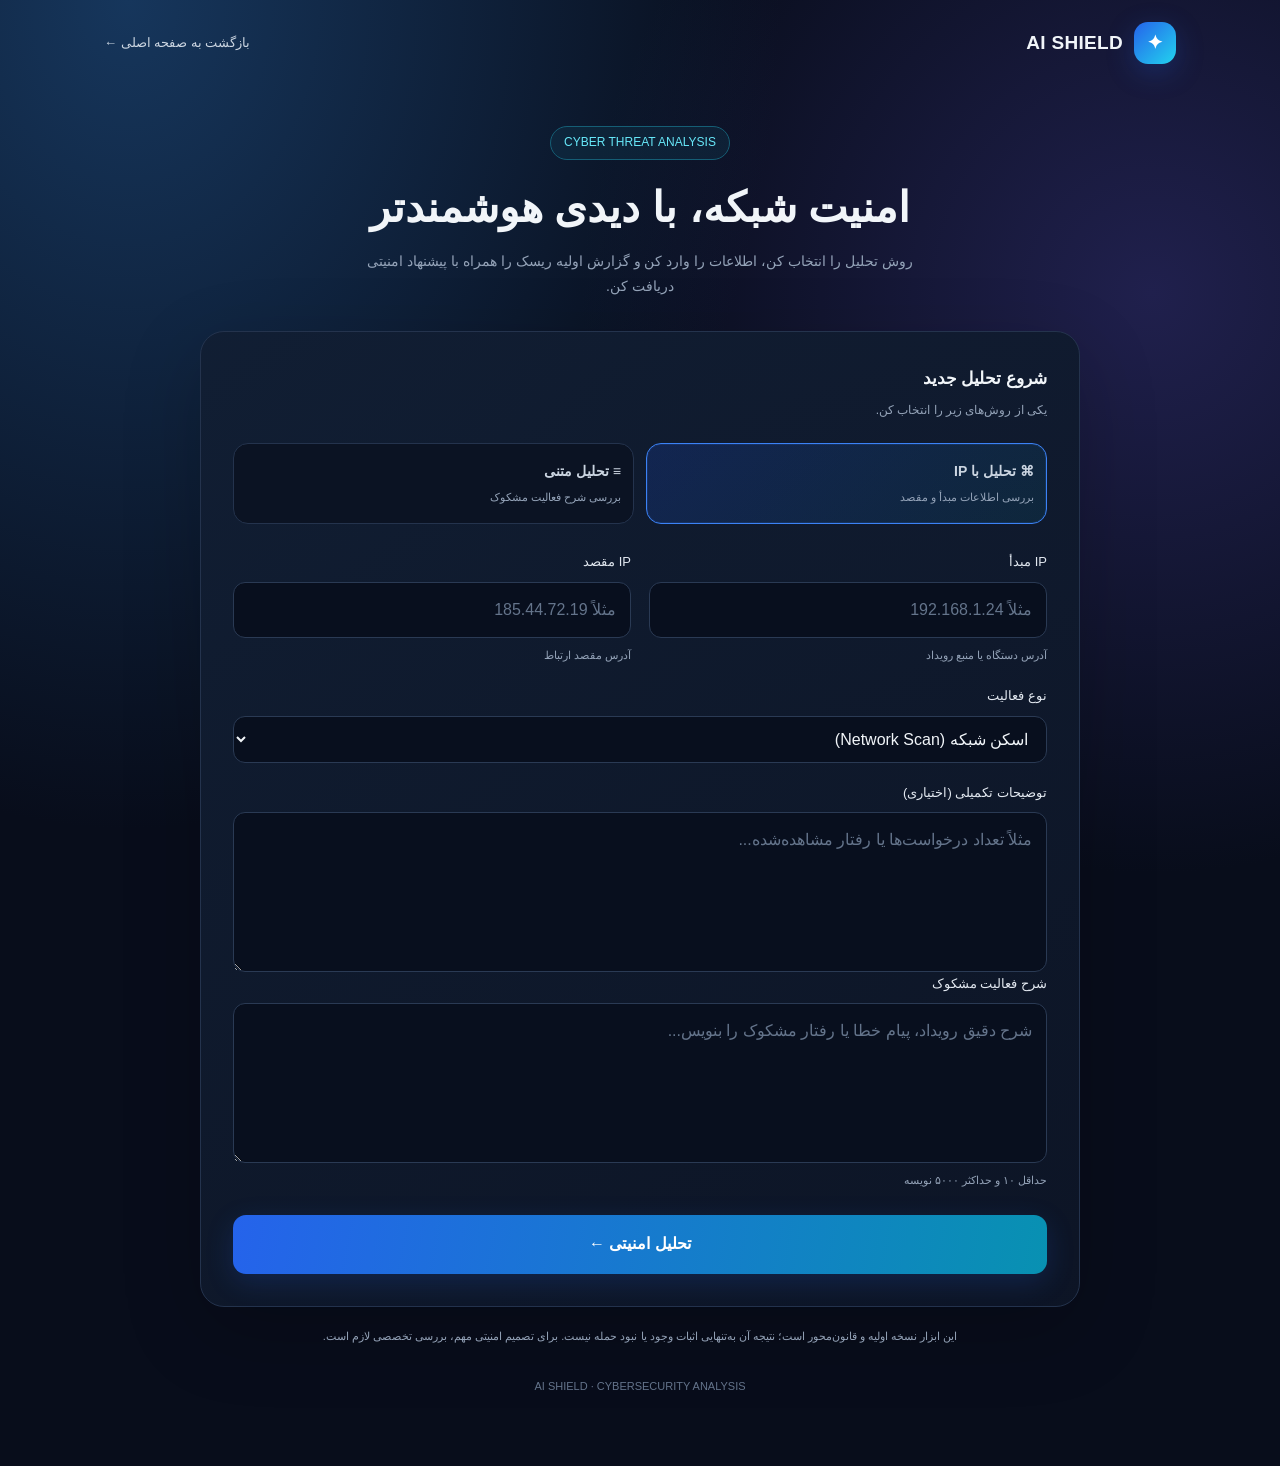
<file: frontend/demo.html>
<!DOCTYPE html>
<html lang="fa" dir="rtl">
<head>
  <meta charset="UTF-8">
  <meta name="viewport" content="width=device-width, initial-scale=1.0">
  <meta name="theme-color" content="#080d1b">
  <title>تحلیل تهدید | AI Shield</title>
  <style>
    :root {
      color-scheme: dark;
      --bg: #080d1b;
      --panel: #101a2d;
      --line: #24334d;
      --muted: #94a3b8;
      --text: #f1f5f9;
      --blue: #60a5fa;
      --cyan: #67e8f9;
    }

    * { box-sizing: border-box; }

    body {
      margin: 0;
      min-height: 100vh;
      color: var(--text);
      background:
        radial-gradient(ellipse at 10% 0%, #16365c 0, transparent 40%),
        radial-gradient(ellipse at 90% 20%, #20204d 0, transparent 35%),
        var(--bg);
      font-family: Tahoma, "Segoe UI", sans-serif;
      line-height: 1.8;
    }

    button, input, select, textarea { font: inherit; }

    a { color: inherit; text-decoration: none; }

    .nav {
      max-width: 1120px;
      margin: auto;
      padding: 22px 24px;
      display: flex;
      align-items: center;
      justify-content: space-between;
      gap: 16px;
    }

    .brand {
      display: flex;
      align-items: center;
      gap: 11px;
      font-size: 19px;
      font-weight: 800;
      letter-spacing: .3px;
    }

    .logo {
      display: grid;
      place-items: center;
      width: 42px;
      height: 42px;
      border-radius: 14px;
      background: linear-gradient(135deg, #2563eb, #22d3ee);
      color: white;
      box-shadow: 0 8px 28px #2563eb40;
    }

    .nav-link {
      color: #cbd5e1;
      font-size: 13px;
    }

    .container {
      max-width: 920px;
      padding: 28px 20px 70px;
      margin: auto;
    }

    .hero { text-align: center; margin: 12px 0 32px; }

    .eyebrow {
      display: inline-block;
      color: var(--cyan);
      background: #164e6338;
      border: 1px solid #155e75;
      padding: 5px 13px;
      border-radius: 100px;
      font-size: 12px;
      margin-bottom: 12px;
    }

    h1 {
      font-size: clamp(27px, 5vw, 42px);
      line-height: 1.5;
      margin: 4px 0 10px;
    }

    .hero p {
      max-width: 570px;
      margin: auto;
      color: var(--muted);
      font-size: 14px;
    }

    .panel {
      background: linear-gradient(145deg, #111e33f5, #0d1526f5);
      border: 1px solid var(--line);
      border-radius: 24px;
      padding: clamp(18px, 4vw, 32px);
      box-shadow: 0 24px 80px #0003;
    }

    .section-title {
      font-size: 17px;
      margin: 0 0 5px;
    }

    .section-subtitle {
      color: var(--muted);
      font-size: 12px;
      margin: 0 0 22px;
    }

    .tabs {
      display: grid;
      grid-template-columns: 1fr 1fr;
      gap: 12px;
      margin-bottom: 26px;
    }

    .tab {
      border: 1px solid var(--line);
      background: #0b1323;
      color: #cbd5e1;
      border-radius: 15px;
      padding: 15px 12px;
      text-align: right;
      cursor: pointer;
      transition: .2s ease;
    }

    .tab strong { display: block; font-size: 14px; }
    .tab span { display: block; color: var(--muted); font-size: 11px; margin-top: 4px; }

    .tab.active {
      border-color: #3b82f6;
      background: linear-gradient(135deg, #1d4ed833, #0891b21c);
      box-shadow: inset 0 0 0 1px #3b82f622;
    }

    .tab:focus-visible, button:focus-visible,
    input:focus-visible, select:focus-visible,
    textarea:focus-visible {
      outline: 2px solid var(--cyan);
      outline-offset: 3px;
    }

    .form-grid {
      display: grid;
      grid-template-columns: 1fr 1fr;
      gap: 18px;
    }

    .field { display: flex; flex-direction: column; gap: 8px; }
    .field.full { grid-column: 1 / -1; }

    label { font-size: 13px; color: #e2e8f0; }

    input, select, textarea {
      width: 100%;
      color: var(--text);
      background: #080f1e;
      border: 1px solid #2a3a54;
      border-radius: 12px;
      padding: 13px 14px;
      outline: none;
      transition: border .2s;
    }

    input:focus, select:focus, textarea:focus {
      border-color: var(--blue);
    }

    input::placeholder, textarea::placeholder { color: #64748b; }

    textarea { min-height: 160px; resize: vertical; }

    .hint { color: var(--muted); font-size: 11px; }

    .submit {
      width: 100%;
      margin-top: 24px;
      border: 0;
      border-radius: 13px;
      padding: 15px;
      color: white;
      background: linear-gradient(100deg, #2563eb, #0891b2);
      font-weight: 800;
      cursor: pointer;
      box-shadow: 0 8px 28px #2563eb30;
      transition: opacity .2s, transform .2s;
    }

    .submit:hover { transform: translateY(-1px); }
    .submit:disabled { opacity: .55; cursor: wait; transform: none; }

    .message {
      display: none;
      padding: 12px 15px;
      border-radius: 12px;
      margin-top: 18px;
      font-size: 13px;
      overflow-wrap: anywhere;
    }

    .message.error { display: block; color: #fecaca; background: #7f1d1d55; border: 1px solid #991b1b; }
    .message.info { display: block; color: #bae6fd; background: #0c4a6e55; border: 1px solid #075985; }

    .result {
      display: none;
      margin-top: 22px;
      padding: 23px;
      border: 1px solid var(--line);
      border-radius: 20px;
      background: #0a1322;
    }

    .result.show { display: block; animation: appear .35s ease; }

    @keyframes appear {
      from { opacity: 0; transform: translateY(8px); }
      to { opacity: 1; transform: translateY(0); }
    }

    .result-top {
      display: flex;
      justify-content: space-between;
      align-items: center;
      gap: 14px;
      flex-wrap: wrap;
    }

    .result-top h2 { margin: 0; font-size: 17px; }

    .severity {
      display: inline-block;
      border-radius: 100px;
      padding: 5px 12px;
      font-size: 12px;
      font-weight: 800;
    }

    .severity.Low { color: #86efac; background: #14532d77; }
    .severity.Medium { color: #fde68a; background: #78350f77; }
    .severity.High { color: #fdba74; background: #9a341277; }
    .severity.Critical { color: #fca5a5; background: #991b1b77; }

    .score-row {
      display: flex;
      justify-content: space-between;
      color: var(--muted);
      font-size: 12px;
      margin-top: 22px;
    }

    .track {
      height: 9px;
      border-radius: 100px;
      overflow: hidden;
      background: #263449;
      margin: 10px 0 22px;
    }

    .bar {
      height: 100%;
      width: 0;
      border-radius: inherit;
      background: linear-gradient(90deg, #22c55e, #facc15, #f97316, #ef4444);
      transition: width .6s ease;
    }

    .result-block {
      border-top: 1px solid var(--line);
      padding-top: 15px;
      margin-top: 15px;
    }

    .result-block h3 { font-size: 13px; margin: 0 0 7px; color: var(--cyan); }
    .result-block p { font-size: 13px; margin: 0; color: #dbeafe; white-space: pre-wrap; overflow-wrap: anywhere; }

    .meta {
      color: var(--muted);
      font-size: 11px;
      margin-top: 17px;
      overflow-wrap: anywhere;
    }

    .disclaimer {
      color: var(--muted);
      text-align: center;
      font-size: 11px;
      margin: 20px 5px 0;
    }

    footer { color: #64748b; text-align: center; font-size: 11px; margin-top: 30px; }

    @media (max-width: 600px) {
      .nav { padding: 16px; }
      .container { padding: 16px 12px 45px; }
      .panel { border-radius: 18px; }
      .form-grid { grid-template-columns: 1fr; }
      .field.full { grid-column: auto; }
      .tabs { gap: 8px; }
      .tab { padding: 12px 9px; }
    }
  </style>
</head>

<body>
  <header class="nav">
    <a class="brand" href="index.html">
      <span class="logo" aria-hidden="true">✦</span>
      <span>AI SHIELD</span>
    </a>
    <a class="nav-link" href="index.html">بازگشت به صفحه اصلی ←</a>
  </header>

  <main class="container">
    <section class="hero">
      <span class="eyebrow">CYBER THREAT ANALYSIS</span>
      <h1>امنیت شبکه، با دیدی هوشمندتر</h1>
      <p>
        روش تحلیل را انتخاب کن، اطلاعات را وارد کن و گزارش اولیه
        ریسک را همراه با پیشنهاد امنیتی دریافت کن.
      </p>
    </section>

    <section class="panel">
      <h2 class="section-title">شروع تحلیل جدید</h2>
      <p class="section-subtitle">یکی از روش‌های زیر را انتخاب کن.</p>

      <div class="tabs" role="group" aria-label="روش تحلیل">
        <button class="tab active" id="ipTab" type="button" aria-pressed="true">
          <strong>⌘ تحلیل با IP</strong>
          <span>بررسی اطلاعات مبدأ و مقصد</span>
        </button>
        <button class="tab" id="textTab" type="button" aria-pressed="false">
          <strong>≡ تحلیل متنی</strong>
          <span>بررسی شرح فعالیت مشکوک</span>
        </button>
      </div>

      <form id="analysisForm">
        <div id="ipFields" class="form-grid">
          <div class="field">
            <label for="source_ip">IP مبدأ</label>
            <input id="source_ip" name="source_ip"
              placeholder="مثلاً 192.168.1.24"
              autocomplete="off" spellcheck="false">
            <span class="hint">آدرس دستگاه یا منبع رویداد</span>
          </div>

          <div class="field">
            <label for="destination_ip">IP مقصد</label>
            <input id="destination_ip" name="destination_ip"
              placeholder="مثلاً 185.44.72.19"
              autocomplete="off" spellcheck="false">
            <span class="hint">آدرس مقصد ارتباط</span>
          </div>

          <div class="field full">
            <label for="threat_type">نوع فعالیت</label>
            <select id="threat_type" name="threat_type">
              <option value="Network Scan">اسکن شبکه (Network Scan)</option>
              <option value="Malware">بدافزار (Malware)</option>
              <option value="Unauthorized Access">دسترسی غیرمجاز</option>
              <option value="Unusual Activity">فعالیت غیرعادی</option>
              <option value="Ransomware">باج‌افزار (Ransomware)</option>
              <option value="Other">سایر موارد</option>
            </select>
          </div>

          <div class="field full">
            <label for="ip_description">توضیحات تکمیلی (اختیاری)</label>
            <textarea id="ip_description"
              placeholder="مثلاً تعداد درخواست‌ها یا رفتار مشاهده‌شده..."></textarea>
          </div>
        </div>

        <div id="textFields" class="form-grid" hidden>
          <div class="field full">
            <label for="activity_text">شرح فعالیت مشکوک</label>
            <textarea id="activity_text"
              placeholder="شرح دقیق رویداد، پیام خطا یا رفتار مشکوک را بنویس..."
              maxlength="5000"></textarea>
            <span class="hint">حداقل ۱۰ و حداکثر ۵۰۰۰ نویسه</span>
          </div>
        </div>

        <button class="submit" id="submitButton" type="submit">
          تحلیل امنیتی ←
        </button>

        <div id="message" class="message" role="status" aria-live="polite"></div>
      </form>

      <section id="result" class="result" aria-live="polite">
        <div class="result-top">
          <h2>گزارش تحلیل</h2>
          <span id="severity" class="severity Low">Low</span>
        </div>

        <div class="score-row">
          <span>امتیاز ریسک</span>
          <strong id="scoreText">0 از 100</strong>
        </div>
        <div class="track">
          <div id="scoreBar" class="bar"></div>
        </div>

        <div class="result-block">
          <h3>نتیجه بررسی</h3>
          <p id="analysisText"></p>
        </div>

        <div class="result-block">
          <h3>پیشنهاد امنیتی</h3>
          <p id="recommendationText"></p>
        </div>

        <div class="meta" id="resultMeta"></div>
      </section>
    </section>

    <p class="disclaimer">
      این ابزار نسخه اولیه و قانون‌محور است؛ نتیجه آن به‌تنهایی اثبات
      وجود یا نبود حمله نیست. برای تصمیم امنیتی مهم، بررسی تخصصی لازم است.
    </p>

    <footer>AI SHIELD · CYBERSECURITY ANALYSIS</footer>
  </main>

  <script>
    "use strict";

    const API_BASE = (
      location.hostname === "localhost" ||
      location.hostname === "127.0.0.1"
    )
      ? "http://127.0.0.1:8000/api"
      : "https://ai-shield-1-y5ol.onrender.com/api";

    const form = document.getElementById("analysisForm");
    const ipTab = document.getElementById("ipTab");
    const textTab = document.getElementById("textTab");
    const ipFields = document.getElementById("ipFields");
    const textFields = document.getElementById("textFields");
    const submitButton = document.getElementById("submitButton");
    const message = document.getElementById("message");
    const result = document.getElementById("result");

    let mode = "ip";

    function selectMode(nextMode) {
      mode = nextMode;
      const isIP = mode === "ip";

      ipFields.hidden = !isIP;
      textFields.hidden = isIP;

      ipTab.classList.toggle("active", isIP);
      textTab.classList.toggle("active", !isIP);
      ipTab.setAttribute("aria-pressed", String(isIP));
      textTab.setAttribute("aria-pressed", String(!isIP));

      submitButton.textContent = isIP
        ? "تحلیل امنیتی با IP ←"
        : "تحلیل متن ←";

      message.className = "message";
      message.textContent = "";
      result.classList.remove("show");
    }

    ipTab.addEventListener("click", () => selectMode("ip"));
    textTab.addEventListener("click", () => selectMode("text"));

    function showMessage(text, type) {
      message.textContent = text;
      message.className = "message " + type;
    }

    function isValidIP(value) {
      const parts = value.trim().split(".");
      const isIPv4 = parts.length === 4 &&
        parts.every(part =>
          /^\d{1,3}$/.test(part) &&
          Number(part) >= 0 &&
          Number(part) <= 255
        );

      const isIPv6 = value.includes(":") &&
        /^[0-9a-fA-F:]+$/.test(value);

      return isIPv4 || isIPv6;
    }

    function showResult(data) {
      const score = Number(data.risk_score);
      const safeScore = Number.isFinite(score)
        ? Math.max(0, Math.min(100, score))
        : 0;

      const severity = ["Low", "Medium", "High", "Critical"]
        .includes(data.severity) ? data.severity : "Low";

      document.getElementById("severity").textContent = ({
        Low: "کم",
        Medium: "متوسط",
        High: "زیاد",
        Critical: "بحرانی"
      })[severity];

      document.getElementById("severity").className =
        "severity " + severity;

      document.getElementById("scoreText").textContent =
        safeScore + " از 100";

      document.getElementById("scoreBar").style.width =
        safeScore + "%";

      document.getElementById("analysisText").textContent =
        data.analysis || "تحلیلی ارائه نشده است.";

      document.getElementById("recommendationText").textContent =
        data.recommendation || "پیشنهادی ارائه نشده است.";

      const ips = data.source_ip && data.destination_ip
        ? "مبدأ: " + data.source_ip + " | مقصد: " + data.destination_ip
        : "روش: تحلیل متنی";

      document.getElementById("resultMeta").textContent =
        "شناسه گزارش: " + data.id + " | " + ips;

      result.classList.add("show");
      result.scrollIntoView({ behavior: "smooth", block: "nearest" });
    }

    form.addEventListener("submit", async function(event) {
      event.preventDefault();

      message.className = "message";
      message.textContent = "";
      result.classList.remove("show");

      const payload = { mode };

      if (mode === "ip") {
        const sourceIP = document.getElementById("source_ip").value.trim();
        const destinationIP =
          document.getElementById("destination_ip").value.trim();

        if (!isValidIP(sourceIP) || !isValidIP(destinationIP)) {
          showMessage("لطفاً هر دو IP را به شکل معتبر وارد کن.", "error");
          return;
        }

        payload.source_ip = sourceIP;
        payload.destination_ip = destinationIP;
        payload.threat_type =
          document.getElementById("threat_type").value;
        payload.description =
          document.getElementById("ip_description").value.trim();
      } else {
        const description =
          document.getElementById("activity_text").value.trim();

        if (description.length < 10) {
          showMessage("شرح فعالیت باید حداقل ۱۰ نویسه باشد.", "error");
          return;
        }

        payload.description = description;
        payload.threat_type = "Text Analysis";
      }

      submitButton.disabled = true;
      submitButton.textContent = "در حال تحلیل...";

      try {
        const response = await fetch(API_BASE + "/alerts/", {
          method: "POST",
          headers: { "Content-Type": "application/json" },
          body: JSON.stringify(payload)
        });

        const data = await response.json().catch(() => ({}));

        if (!response.ok) {
          throw new Error(
            data.error || data.detail ||
            "درخواست ناموفق بود. لطفاً اطلاعات را بررسی کن."
          );
        }

        showMessage("تحلیل انجام شد و گزارش ذخیره شد.", "info");
        showResult(data);
      } catch (error) {
        showMessage(
          error.message ||
          "اتصال به سرور برقرار نشد. وضعیت بک‌اند را بررسی کن.",
          "error"
        );
      } finally {
        submitButton.disabled = false;
        submitButton.textContent = mode === "ip"
          ? "تحلیل امنیتی با IP ←"
          : "تحلیل متن ←";
      }
    });
  </script>
</body>
</html>
</file>
<file: docs/style.css>
* {
    margin: 0;
    padding: 0;
    box-sizing: border-box;
}

:root {
    --bg: #050914;
    --bg-light: #0a1020;
    --blue: #3b82f6;
    --cyan: #22d3ee;
    --text: #f5f7fb;
    --muted: #8994a8;
    --border: rgba(255, 255, 255, 0.09);
}

html {
    scroll-behavior: smooth;
}

body {
    font-family: "Vazirmatn", sans-serif;
    background: var(--bg);
    color: var(--text);
    min-height: 100vh;
    overflow-x: hidden;
}


/* =========================
   Background
========================= */

.background-grid {
    position: fixed;
    inset: 0;
    z-index: -3;

    background-image:
        linear-gradient(rgba(255,255,255,0.025) 1px, transparent 1px),
        linear-gradient(90deg, rgba(255,255,255,0.025) 1px, transparent 1px);

    background-size: 55px 55px;

    mask-image: linear-gradient(
        to bottom,
        black 0%,
        transparent 80%
    );
}

.glow {
    position: fixed;
    border-radius: 50%;
    filter: blur(120px);
    opacity: 0.16;
    z-index: -2;
}

.glow-1 {
    width: 450px;
    height: 450px;
    background: #2563eb;
    top: -200px;
    right: -150px;
}

.glow-2 {
    width: 400px;
    height: 400px;
    background: #06b6d4;
    bottom: -200px;
    left: -150px;
}


/* =========================
   Navbar
========================= */

.navbar {
    width: 100%;
    height: 82px;

    padding: 0 7%;

    display: flex;
    align-items: center;
    justify-content: space-between;

    border-bottom: 1px solid var(--border);

    background: rgba(5, 9, 20, 0.75);
    backdrop-filter: blur(18px);

    position: relative;
    z-index: 10;
}

.logo {
    display: flex;
    align-items: center;
    gap: 10px;

    text-decoration: none;
    color: white;
}

.logo-mark {
    width: 38px;
    height: 38px;

    display: flex;
    align-items: center;
    justify-content: center;

    border: 1px solid rgba(59, 130, 246, 0.5);
    border-radius: 10px;

    color: #60a5fa;
    font-size: 12px;
    font-weight: 800;

    background: rgba(59, 130, 246, 0.08);
}

.logo strong {
    display: block;
    font-size: 16px;
    letter-spacing: 0.5px;
}

.logo strong span {
    color: #60a5fa;
}

.logo small {
    display: block;
    margin-top: 1px;

    color: #64748b;
    font-size: 8px;
    letter-spacing: 2px;
    direction: ltr;
}

nav {
    display: flex;
    gap: 8px;
}

nav a {
    padding: 10px 15px;

    text-decoration: none;
    color: #7d889c;

    font-size: 13px;

    border-radius: 8px;

    transition: 0.3s;
}

nav a:hover,
nav a.active {
    color: white;
    background: rgba(59, 130, 246, 0.09);
}

nav a.active {
    color: #60a5fa;
}

.nav-status {
    display: flex;
    align-items: center;
    gap: 8px;

    color: #7d889c;
    font-size: 11px;
}

.nav-status i {
    width: 7px;
    height: 7px;

    border-radius: 50%;
    background: #22c55e;

    box-shadow: 0 0 12px #22c55e;
}


/* =========================
   Hero
========================= */

.hero {
    min-height: calc(100vh - 82px);

    padding: 70px 10%;

    display: grid;
    grid-template-columns: 1fr 1fr;
    align-items: center;

    gap: 50px;
}

.hero-content {
    max-width: 650px;
}

.eyebrow {
    display: flex;
    align-items: center;
    gap: 10px;

    color: #8290a7;
    font-size: 12px;

    margin-bottom: 25px;
}

.eyebrow span {
    width: 25px;
    height: 1px;
    background: #3b82f6;
}

h1 {
    font-size: clamp(42px, 5vw, 68px);
    line-height: 1.3;

    font-weight: 400;

    letter-spacing: -2px;
}

h1 strong {
    color: #4f8df7;
    font-weight: 800;

    text-shadow: 0 0 35px rgba(59,130,246,0.25);
}

.hero-content > p {
    margin-top: 25px;

    max-width: 570px;

    color: var(--muted);
    font-size: 15px;
    line-height: 2.1;
}

.hero-buttons {
    display: flex;
    gap: 12px;

    margin-top: 35px;
}

.btn-primary,
.btn-outline {
    display: flex;
    align-items: center;
    gap: 15px;

    padding: 13px 20px;

    border-radius: 9px;

    text-decoration: none;

    font-size: 12px;

    transition: 0.3s;
}

.btn-primary {
    background: #2563eb;
    color: white;

    box-shadow: 0 12px 35px rgba(37,99,235,0.22);
}

.btn-primary:hover {
    transform: translateY(-3px);
    background: #3478ed;
}

.btn-primary span {
    font-size: 17px;
}

.btn-outline {
    border: 1px solid var(--border);
    color: #9ba7b9;

    background: rgba(255,255,255,0.02);
}

.btn-outline:hover {
    color: white;
    border-color: rgba(59,130,246,0.4);
}


/* =========================
   Hero information
========================= */

.hero-info {
    display: flex;
    gap: 45px;

    margin-top: 55px;
}

.hero-info div {
    display: flex;
    flex-direction: column;
    gap: 3px;
}

.hero-info strong {
    font-size: 20px;
    color: #e7edf8;
}

.hero-info span {
    font-size: 10px;
    color: #667085;
}


/* =========================
   AI Graphic
========================= */

.hero-graphic {
    height: 500px;

    position: relative;

    display: flex;
    align-items: center;
    justify-content: center;
}

.core {
    width: 190px;
    height: 190px;

    border-radius: 50%;

    display: flex;
    align-items: center;
    justify-content: center;

    background:
        radial-gradient(
            circle,
            rgba(59,130,246,0.3),
            rgba(5,9,20,0.9) 65%
        );

    border: 1px solid rgba(59,130,246,0.4);

    box-shadow:
        0 0 70px rgba(37,99,235,0.22),
        inset 0 0 50px rgba(37,99,235,0.1);

    position: relative;
    z-index: 3;
}

.core-inner {
    width: 110px;
    height: 110px;

    border-radius: 50%;

    display: flex;
    flex-direction: column;
    align-items: center;
    justify-content: center;

    border: 1px solid rgba(96,165,250,0.35);

    background: rgba(8,15,30,0.9);
}

.core-inner span {
    color: #60a5fa;
    font-size: 34px;
    font-weight: 800;

    letter-spacing: -2px;
}

.core-inner small {
    margin-top: -2px;

    color: #667085;
    font-size: 7px;

    letter-spacing: 2px;
    direction: ltr;
}


/* Orbits */

.orbital {
    position: absolute;

    border: 1px solid rgba(59,130,246,0.14);

    border-radius: 50%;
}

.orbital-1 {
    width: 300px;
    height: 300px;

    transform: rotate(25deg);
}

.orbital-2 {
    width: 390px;
    height: 390px;

    transform: rotate(-30deg);
}

.orbital-3 {
    width: 450px;
    height: 220px;

    transform: rotate(-40deg);

    border-color: rgba(34,211,238,0.12);
}


/* Data cards */

.data-card {
    position: absolute;

    display: flex;
    align-items: center;
    gap: 10px;

    padding: 12px 15px;

    background: rgba(8,14,27,0.85);

    border: 1px solid var(--border);

    border-radius: 10px;

    backdrop-filter: blur(15px);

    box-shadow: 0 15px 40px rgba(0,0,0,0.25);

    z-index: 5;
}

.data-card small {
    display: block;

    color: #667085;
    font-size: 8px;
}

.data-card strong {
    display: block;

    margin-top: 3px;

    color: #d8e2f0;
    font-size: 11px;
}

.card-icon {
    width: 28px;
    height: 28px;

    display: flex;
    align-items: center;
    justify-content: center;

    border-radius: 7px;

    background: rgba(59,130,246,0.12);
    color: #60a5fa;
}

.card-top {
    top: 65px;
    right: 25px;
}

.card-right {
    bottom: 120px;
    left: 0;
}

.card-bottom {
    bottom: 40px;
    right: 80px;
}

.alert-icon {
    width: 27px;
    height: 27px;

    display: flex;
    align-items: center;
    justify-content: center;

    border-radius: 7px;

    background: rgba(59,130,246,0.1);
    color: #60a5fa;
}


/* Mini chart */

.mini-chart {
    height: 30px;

    display: flex;
    align-items: end;
    gap: 3px;
}

.mini-chart span {
    width: 3px;

    background: #3b82f6;
    border-radius: 5px;
}

.mini-chart span:nth-child(1) {
    height: 9px;
}

.mini-chart span:nth-child(2) {
    height: 17px;
}

.mini-chart span:nth-child(3) {
    height: 12px;
}

.mini-chart span:nth-child(4) {
    height: 23px;
}

.mini-chart span:nth-child(5) {
    height: 28px;
}


/* =========================
   Concept
========================= */

.concept {
    padding: 65px 10%;

    display: grid;
    grid-template-columns: 1fr 1.2fr;

    gap: 100px;

    border-top: 1px solid var(--border);

    background: rgba(255,255,255,0.015);
}

.concept-title span {
    color: #3b82f6;

    font-size: 9px;

    letter-spacing: 2px;

    direction: ltr;
}

.concept-title h2 {
    margin-top: 12px;

    font-size: 25px;
    font-weight: 600;
}

.concept p {
    color: #7f8ba0;

    font-size: 13px;
    line-height: 2.2;
}


/* =========================
   Responsive
========================= */

@media (max-width: 900px) {

    .navbar {
        padding: 0 5%;
    }

    nav {
        display: none;
    }

    .nav-status {
        display: none;
    }

    .hero {
        grid-template-columns: 1fr;
        text-align: center;

        padding: 65px 7%;
    }

    .hero-content {
        margin: auto;
    }

    .eyebrow,
    .hero-buttons {
        justify-content: center;
    }

    .hero-content > p {
        margin-left: auto;
        margin-right: auto;
    }

    .hero-info {
        justify-content: center;
    }

    .hero-graphic {
        height: 400px;
        transform: scale(0.8);
    }

    .concept {
        grid-template-columns: 1fr;
        gap: 25px;

        padding: 50px 7%;
    }
}

@media (max-width: 500px) {

    h1 {
        font-size: 39px;
    }

    .hero {
        padding-top: 45px;
    }

    .hero-buttons {
        flex-direction: column;
    }

    .btn-primary,
    .btn-outline {
        justify-content: center;
    }

    .hero-graphic {
        transform: scale(0.62);
        margin-top: -30px;
        margin-bottom: -50px;
    }

    .hero-info {
        gap: 25px;
    }
}
/* ================================
   INNER PAGES
================================ */

.cyber-page {
    width: 100%;
    max-width: 1050px;
    margin: 0 auto;
    padding: 110px 25px 80px;
}


/* PAGE TITLE */

.page-hero {
    text-align: center;
    margin-bottom: 55px;
}

.hero-small-label {
    display: inline-block;

    font-size: 11px;
    letter-spacing: 4px;

    color: #58d9ff;

    margin-bottom: 18px;

    padding: 8px 15px;

    border: 1px solid rgba(88, 217, 255, 0.25);

    border-radius: 30px;

    background: rgba(88, 217, 255, 0.05);
}

.page-hero h1 {
    margin: 0;

    font-size: clamp(35px, 5vw, 65px);

    line-height: 1.25;

    color: #ffffff;

    font-weight: 800;
}

.page-hero h1 span {
    color: #56d8ff;

    text-shadow:
        0 0 20px rgba(86, 216, 255, 0.45);
}

.page-hero p {
    max-width: 650px;

    margin: 22px auto 0;

    color: #8c9aaa;

    line-height: 2;

    font-size: 15px;
}


/* ACCORDION */

.threat-box {
    position: relative;

    max-width: 850px;

    margin: auto;

    padding: 5px 0;
}

.threat-line {
    position: absolute;

    right: 24px;

    top: 35px;

    bottom: 35px;

    width: 1px;

    background: linear-gradient(
        to bottom,
        transparent,
        rgba(82, 215, 255, 0.45),
        transparent
    );
}


.accordion-item {
    position: relative;

    margin-bottom: 12px;

    border: 1px solid rgba(255, 255, 255, 0.07);

    border-radius: 16px;

    background: rgba(12, 23, 38, 0.72);

    backdrop-filter: blur(12px);

    overflow: hidden;

    transition: 0.3s ease;
}


.accordion-item:hover {
    border-color: rgba(80, 213, 255, 0.25);

    transform: translateX(-3px);

    box-shadow:
        0 0 25px rgba(40, 190, 255, 0.06);
}


.accordion-btn {
    width: 100%;

    min-height: 82px;

    border: none;

    background: transparent;

    color: white;

    display: flex;

    align-items: center;

    gap: 20px;

    padding: 15px 25px;

    cursor: pointer;

    font-family: inherit;

    text-align: right;
}


.number {
    width: 45px;
    height: 45px;

    flex-shrink: 0;

    border-radius: 12px;

    display: flex;

    align-items: center;
    justify-content: center;

    font-size: 12px;

    color: #55d9ff;

    background: rgba(72, 210, 255, 0.07);

    border: 1px solid rgba(72, 210, 255, 0.2);
}


.button-text {
    flex: 1;

    display: flex;

    flex-direction: column;

    gap: 5px;
}


.button-text strong {
    font-size: 16px;

    font-weight: 700;

    color: #f1f8ff;
}


.button-text small {
    direction: ltr;

    text-align: right;

    font-size: 10px;

    letter-spacing: 1px;

    color: #647789;
}


.plus {
    width: 34px;
    height: 34px;

    border-radius: 50%;

    display: flex;

    align-items: center;
    justify-content: center;

    font-size: 22px;

    font-weight: 300;

    color: #55d9ff;

    border: 1px solid rgba(85, 217, 255, 0.2);

    transition: 0.35s ease;
}


/* CONTENT */

.accordion-content {
    max-height: 0;

    overflow: hidden;

    opacity: 0;

    transition:
        max-height 0.4s ease,
        opacity 0.3s ease,
        padding 0.4s ease;

    padding: 0 90px 0 85px;
}


.accordion-content p {
    margin: 0;

    padding-bottom: 25px;

    color: #91a2b3;

    font-size: 14px;

    line-height: 2.1;
}


/* OPEN */

.accordion-item.open {
    border-color: rgba(80, 213, 255, 0.28);

    background:
        linear-gradient(
            135deg,
            rgba(20, 50, 70, 0.75),
            rgba(10, 22, 37, 0.8)
        );

    box-shadow:
        0 0 35px rgba(50, 200, 255, 0.07);
}


.accordion-item.open .accordion-content {
    max-height: 250px;

    opacity: 1;
}


.accordion-item.open .plus {
    transform: rotate(45deg);

    background: rgba(78, 211, 255, 0.12);

    box-shadow:
        0 0 15px rgba(78, 211, 255, 0.2);
}


.accordion-item.open .number {
    background: rgba(78, 211, 255, 0.13);

    box-shadow:
        0 0 20px rgba(78, 211, 255, 0.12);
}


/* AI FLOW */

.ai-flow {
    display: flex;

    align-items: center;
    justify-content: center;

    gap: 15px;

    margin: 0 auto 55px;

    max-width: 800px;
}


.flow-item {
    min-width: 120px;

    padding: 15px;

    border-radius: 15px;

    text-align: center;

    background: rgba(12, 23, 38, 0.7);

    border: 1px solid rgba(255, 255, 255, 0.07);

    transition: 0.3s ease;
}


.flow-item:hover {
    transform: translateY(-5px);

    border-color: rgba(80, 213, 255, 0.3);

    box-shadow:
        0 0 25px rgba(80, 213, 255, 0.08);
}


.flow-icon {
    width: 38px;
    height: 38px;

    margin: 0 auto 9px;

    display: flex;

    align-items: center;
    justify-content: center;

    border-radius: 10px;

    color: #5bdcff;

    font-size: 11px;

    background: rgba(80, 213, 255, 0.08);

    border: 1px solid rgba(80, 213, 255, 0.2);
}


.flow-item span {
    font-size: 13px;

    color: #dce8f2;
}


.flow-arrow {
    color: #4fd7ff;

    font-size: 20px;

    opacity: 0.7;
}


/* MOBILE */

@media (max-width: 700px) {

    .cyber-page {
        padding: 90px 15px 50px;
    }


    .page-hero {
        margin-bottom: 35px;
    }


    .page-hero h1 {
        font-size: 35px;
    }


    .page-hero p {
        font-size: 13px;
    }


    .threat-line {
        right: 20px;
    }


    .accordion-btn {
        min-height: 72px;

        gap: 12px;

        padding: 12px 15px;
    }


    .number {
        width: 38px;
        height: 38px;

        font-size: 10px;
    }


    .button-text strong {
        font-size: 14px;
    }


    .button-text small {
        font-size: 8px;
    }


    .plus {
        width: 30px;
        height: 30px;
    }


    .accordion-content {
        padding: 0 60px 0 60px;
    }


    .accordion-content p {
        font-size: 13px;
    }


    .ai-flow {
        gap: 5px;

        margin-bottom: 35px;
    }


    .flow-item {
        min-width: 0;

        width: 25%;

        padding: 10px 5px;
    }


    .flow-item span {
        font-size: 10px;
    }


    .flow-arrow {
        font-size: 14px;
    }


    .flow-icon {
        width: 32px;
        height: 32px;
    }

}
</file>
